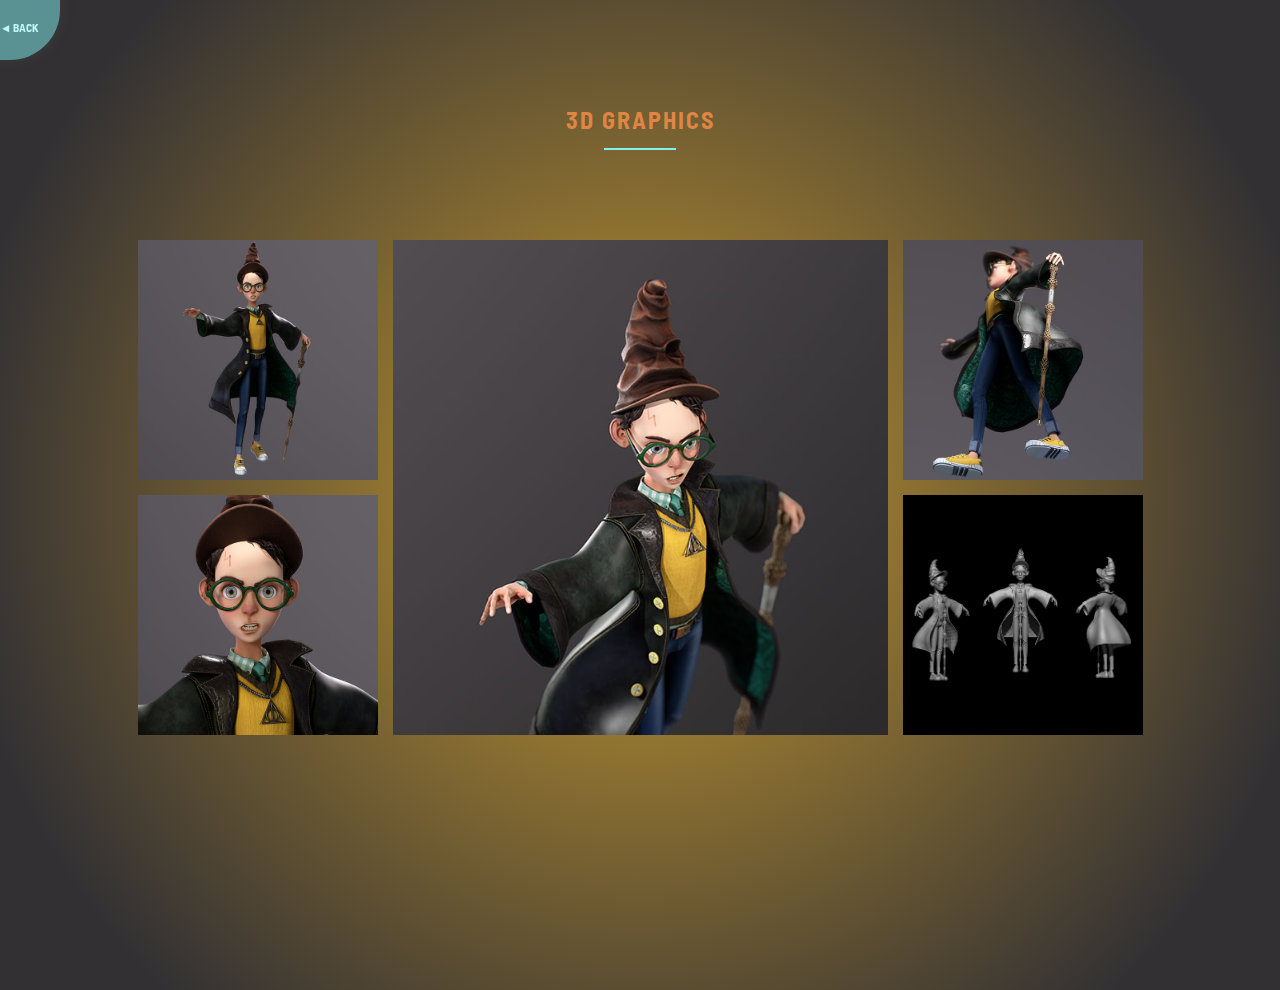
<file: computer_graphics.html>
<!DOCTYPE html>

<head>
<title>Sculpture</title>
<link href="computer_graphics.css" rel="stylesheet" />

<meta name="description" content="#" />
<meta name="keywords" content="#" />
<meta name="author" content="#" />
<meta charset="UTF-8" />
<!-- <meta name="viewport" content="width=device-width, minimum-scale=1.0" /> -->
<meta name="viewport" content="width=device-width, minimum-scale=1.0, maximum-scale=1.3" />

<link rel="preconnect" href="https://fonts.googleapis.com">
<link rel="preconnect" href="https://fonts.gstatic.com" crossorigin>
<link href="https://fonts.googleapis.com/css2?family=Barlow+Semi+Condensed:ital,wght@0,200;0,300;0,400;0,500;0,600;0,700;0,800;0,900;1,300;1,400;1,500;1,600;1,700;1,800;1,900&display=swap" rel="stylesheet">
</head>

<!-- 
 #f9873d light oprange
#df8644 orange
 #2c2927 dark gray 
 #6abdc9 #c0d7d9 b8c6c7 blue 
 #5ca4ae dark blue 
 #023439 super dark blue 
 #81f1f1 less acid blue   -->


<!-- SEO

-->

<body>

<div class="bigpage"> 

<!-- 1ST SECTION OF THE PAGE -->
<div class="pageone"> 
	 <a href="index.html#projects"> <div class="gobackcolor"> </div>
		<div class="goback"> <span>&#9668; BACK</span></div> 
	 </a>
	 
	 <div class="boxtop"> 
		 <div class="borderbottom"></div>
		 <div class="borderupone"></div>
		 <div class="borderuptwo"></div>
		 <div class="subtitle"><h1>3D GRAPHICS</h1></div>
	 </div>
	 
	 
	 
	 

  
	 <div class="gallery">
   
		 <div class="galleryitems">
			 <a href="3d/hp1.jpg">
				 <img src="3d/hp1sq.jpg" alt="Harry_Potter_1" title="Harry_Potter_1">
			 </a> 
		 </div>
 		 <div class="galleryitems">
			 <a href="3d/hp2.jpg">
				 <img src="3d/hp2sq.jpg" alt="Harry_Potter_2" title="Harry_Potter_2">
			 </a> 
		 </div>
		 		 <div class="galleryitems">
			 <a href="3d/hp3.jpg">
				 <img src="3d/hp3sq.jpg" alt="Harry_Potter_3" title="Harry_Potter_3">
			 </a> 
		 </div>
		 		 <div class="galleryitems">
			 <a href="3d/hp4.jpg">
				 <img src="3d/hp4sq.jpg" alt="Harry_Potter_4" title="Harry_Potter_4">
			 </a> 
		 </div>
		 		 <div class="galleryitems">
			 <a href="3d/hp5.jpg">
				 <img src="3d/hp5sq.jpg" alt="Harry_Potter_5" title="Harry_Potter_5">
			 </a> 
		 </div>
  

</div>

	 
	 
	 
	 
	 
	 
	
	 
	 
</div>



</body>

</html>
</file>
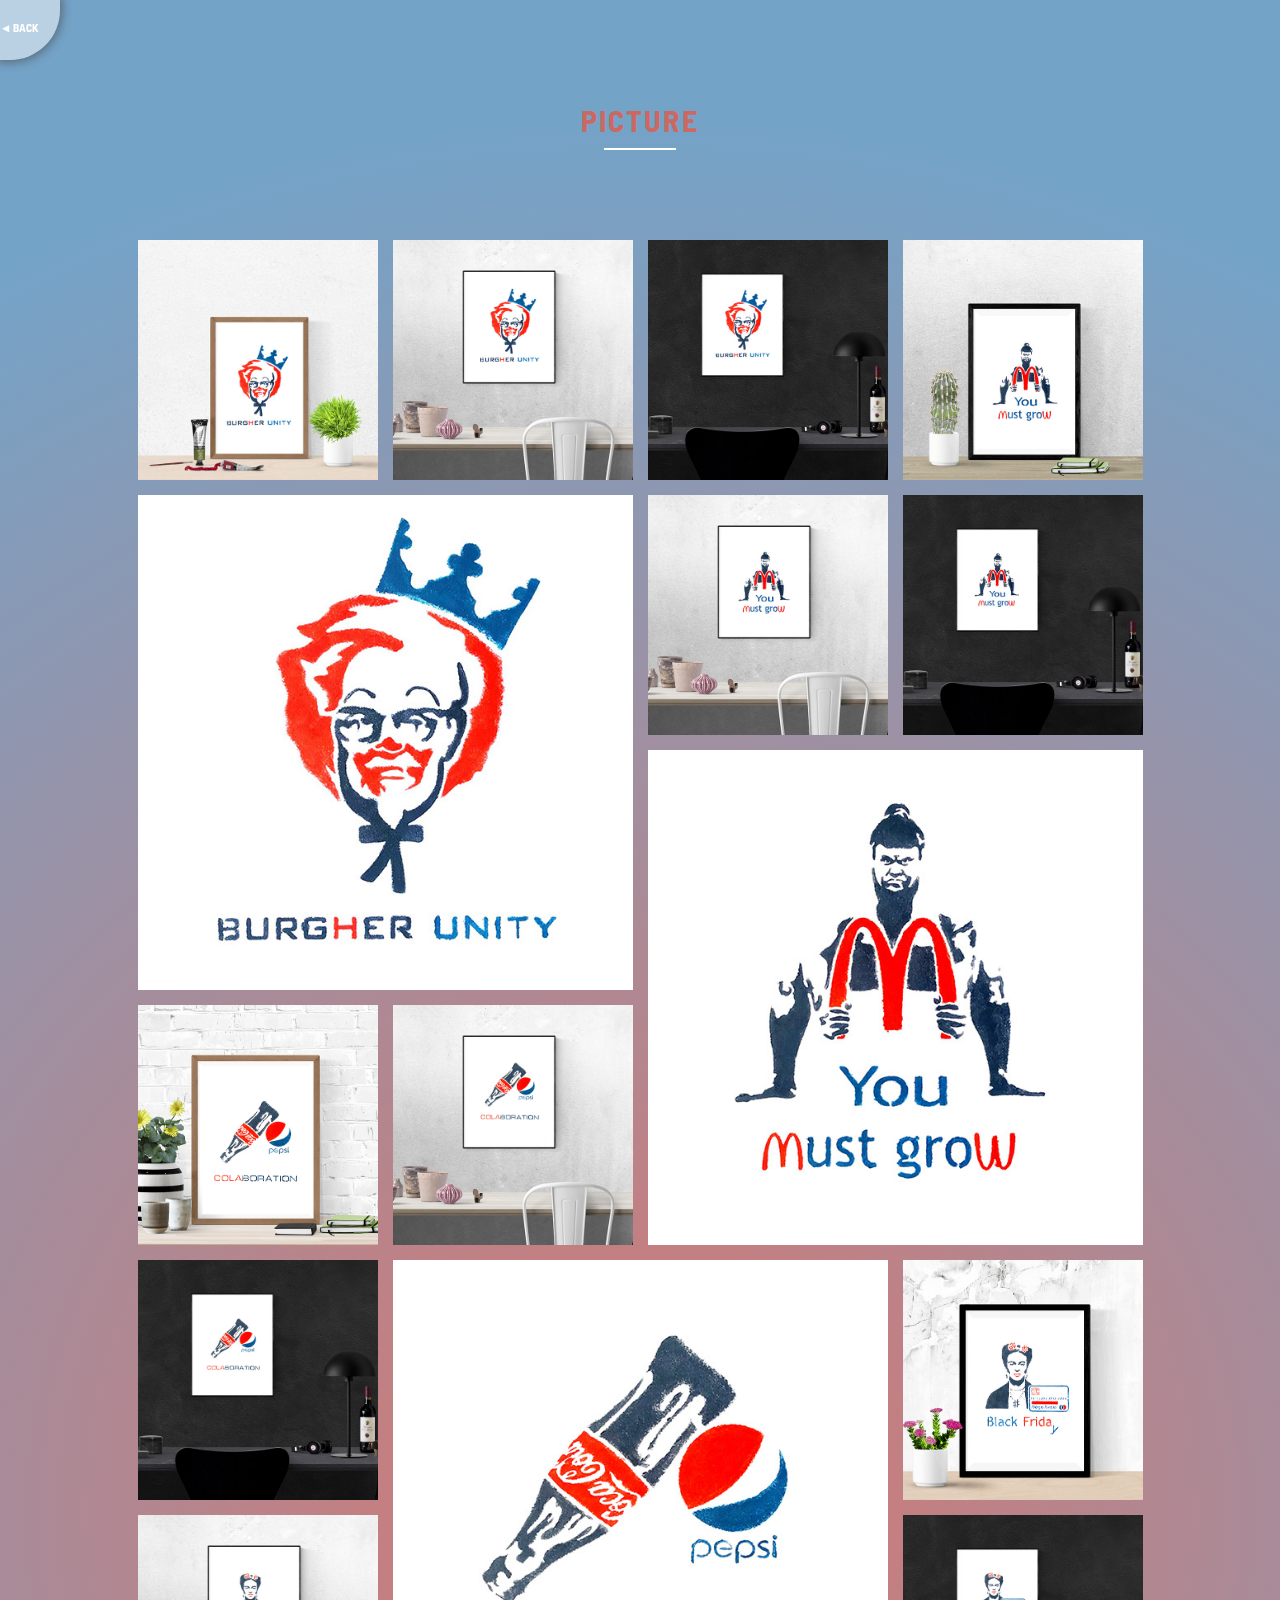
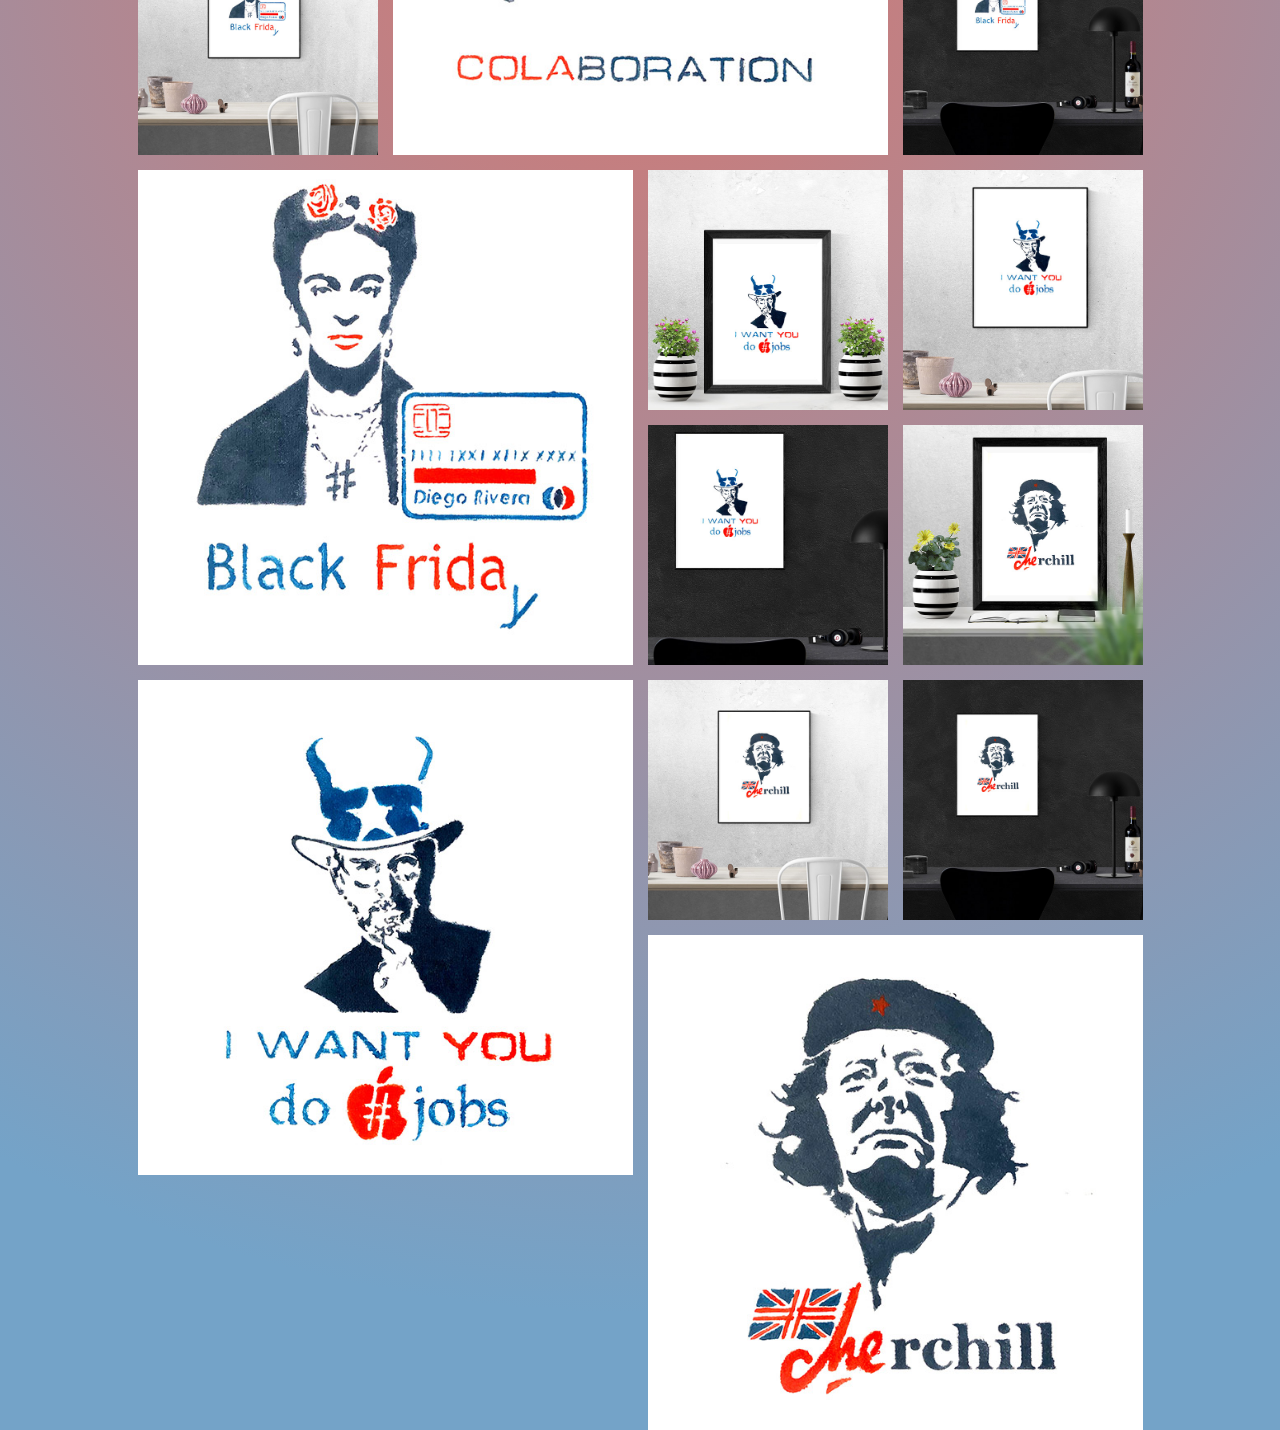
<file: picture.html>
<!DOCTYPE html>

<head>
<title>Picture</title>
<link href="picture.css" rel="stylesheet" />

<meta name="description" content="#" />
<meta name="keywords" content="#" />
<meta name="author" content="#" />
<meta charset="UTF-8" />
<!-- <meta name="viewport" content="width=device-width, minimum-scale=1.0" /> -->
<meta name="viewport" content="width=device-width, minimum-scale=1.0, maximum-scale=1.3" />

<link rel="preconnect" href="https://fonts.googleapis.com">
<link rel="preconnect" href="https://fonts.gstatic.com" crossorigin>
<link href="https://fonts.googleapis.com/css2?family=Barlow+Semi+Condensed:ital,wght@0,200;0,300;0,400;0,500;0,600;0,700;0,800;0,900;1,300;1,400;1,500;1,600;1,700;1,800;1,900&display=swap" rel="stylesheet">
</head>

<!-- 
 #f9873d light oprange
#df8644 orange
 #2c2927 dark gray 
 #6abdc9 #c0d7d9 b8c6c7 blue 
 #5ca4ae dark blue 
 #023439 super dark blue 
 #81f1f1 less acid blue   -->


<!-- SEO

-->

<body>

<div class="bigpage"> 

<!-- 1ST SECTION OF THE PAGE -->
<div class="pageone"> 

	 <a href="index.html#projects"> <div class="gobackcolor"> </div>
		<div class="goback"> <span>&#9668; BACK</span></div> 
	 </a>
	 
	 <div class="boxtop"> 
		 <div class="borderbottom"></div>
		 <div class="borderupone"></div>
		 <div class="borderuptwo"></div>
		 <div class="subtitle"><h1>PICTURE</h1></div>
	 </div>
 
	 <div class="gallery">
   
		 <div class="galleryitems">
			 <img src="pictures/burgers1sq.jpg" alt="The burghers & burgers unity_1" title="The burghers & burgers unity_1"> 
			 <div class="itemscolor"> </div>
			 <a href="pictures/burgers1.jpg"> <div class="itemstext"> 
				 <h2>The burghers & burgers unity</h2>
				 <p>Series: nonArt </p> 
				 <p>Stencil drawing</p> 
				 <p>A3 watercolor paper, acrylic paint</p> 
				 </div> 
			 </a>
		 </div> 
		 <div class="galleryitems">
			 <a href="pictures/burgers2.jpg"> <img src="pictures/burgers2.jpg" alt="The burghers & burgers unity_2" title="The burghers & burgers unity_2"> </a>
		 </div> 
		 <div class="galleryitems">
			 <a href="pictures/burgers3.jpg"><img src="pictures/burgers3.jpg" alt="The burghers & burgers unity_3" title="The burghers & burgers unity_3"> </a>
		 </div>
		 <div class="galleryitems">
			 <img src="pictures/burgers4.jpg" alt="The burghers & burgers unity_4" title="The burghers & burgers unity_4"> </a>
			 <div class="itemscolor"> </div>
			 <a href="pictures/burgers4.jpg"> <div class="itemstext"> 
				 <h3> Burger story</h3>
				 <h4>-Dad, who invented a burger? - the son asked, taking a bite of a cheeseburger from KFC. </h4> 
				 <h4>-I don't know, son. Probably, the burghers, - dad replied, taking up the big king from BurgerKing.</h4> 
				 <h4>-And who are the burghers? - chewed son.</h4> 
				 <h4>- The burghers are very well-fed and beautiful people. They have top hats on their heads, cigars in their mouths, and walking sticks in their hands. In France they were called bourgeois. And Malchish-kibalchish (a positive character from the fairy tale of the Soviet author Arkady Gaidar) called them bourgeoins.</h4> 
				 <h4>The son rolled his eyes with pleasure and said with breathy sound:</h4> 
				 <h4>- They always eat burgers. When I grow up, I will become a burgher!</h4>
				 <h4>He unfolded a bigmac and asked:</h4>
				 <h4>T- Dad, who is this  Malchish-kibalchish boy?</h4>
				 <h4>He didn't need an answer.</h4>
				 <br/>
				 <br/>
				 <h4>The curtain falls.</h4>
				 </div> 
			 </a>
		 </div>
		  <div class="galleryitems">
			 <img src="pictures/mcsumo1sq.jpg" alt="You must grow_1" title="You must grow_1"> </a>
			 <div class="itemscolor"> </div>
			 <a href="pictures/mcsumo1.jpg"> <div class="itemstext"> 
				 <h2> You must grow</h2>
				 <p>Series: nonArt </p> 
				 <p>Stencil drawing</p> 
				 <p>A3 watercolor paper, acrylic paint</p> 
				 </div> 
			 </a>
		 </div>   
		 <div class="galleryitems">
			 <a href="pictures/mcsumo2.jpg"><img src="pictures/mcsumo2.jpg" alt="You must grow_2" title="You must grow_2"> </a>
		 </div>  
		 <div class="galleryitems">
			 <a href="pictures/mcsumo3.jpg"><img src="pictures/mcsumo3.jpg" alt="You must grow_3" title="You must grow_3"> </a>
		 </div>
   		 <div class="galleryitems">
			 <img src="pictures/mcsumo4.jpg" alt="You must grow_4" title="You must grow_4"> </a>
			 <div class="itemscolor"> </div>
			 <a href="pictures/mcsumo4.jpg"> <div class="itemstext"> 
				 <h3> McStory</h3>
				 <h4>-You must grow! - said a very handsome 260-pound dad to his 88-pound and therefore not so handsome son. </h4> 
				 <h4>-Will I grow up faster with the help of ketchup?- asked son, dunking nuggets into it.</h4> 
				 <h4>The father nodded patronizingly and swallowed a piece of Big Mac.</h4> 
				 <h4>The Big Mac routinely ground along the esophagus and comfortably fell down like a stone to the bottom of the stomach.</h4> 
				 <h4>And somewhere inside, invisible builders were hastily preparing for delivery double and triple chins.</h4> 
				 <br/>
				 <br/>
				 <h4> The curtain falls.</h4>
				 </div> 
			 </a>
		 </div>
		 <div class="galleryitems">
			 <img src="pictures/cola1.jpg" alt="cola_1" title="cola_1"> </a>
			 <div class="itemscolor"> </div>
			 <a href="pictures/cola1.jpg"> <div class="itemstext"> 
				 <h2> Cola_boration</h2>
				 <p>Series: nonArt </p> 
				 <p>Stencil drawing</p> 
				 <p>A3 watercolor paper, acrylic paint</p> 
				 </div> 
			 </a>
		 </div>   
		 <div class="galleryitems">
			 <a href="pictures/cola2.jpg"><img src="pictures/cola2.jpg" alt="cola_2" title="cola_2"> </a>
		 </div>
		 <div class="galleryitems">
			 <a href="pictures/cola3.jpg"><img src="pictures/cola3.jpg" alt="cola_3" title="cola_3"> </a>
		 </div>
		 <div class="galleryitems">
			 <img src="pictures/cola4.jpg" alt="cola_4" title="cola_4"> </a>
			 <div class="itemscolor"> </div>
			 <a href="pictures/cola4.jpg"> <div class="itemstext"> 
				 <h3> Cola_boration</h3>
				 <h4>-Dad, what's the difference between Coca-Cola and Pepsi?- son asked, sipping from a red bottle.</h4> 
				 <h4>-No difference, -dad replied, crushing a blue can.</h4> 
				 <h4>-And why, then, is the same drink produced in different packages?</h4> 
				 <h4>Dad smiled and replied:</h4> 
				 <h4>-So that you could have a choice in this life, son.  But at the same time, so that you couldn’t have any choice.</h4> 
				 <h4>The boy was used to his father's strange statements and did not pay attention to them.</h4> 
				 <h4>-Dad, maybe if I mix them, it will taste better?</h4> 
				 <h4>"No, son. If you mix them, there will be the same old bollocks", -dad thought.</h4> 
				 <h4>Dad was the semi-intelligent descendant of a design engineer and an orphan. And he didn't swear in front of the child.</h4> 				 
				 <br/>
				 <br/>
				 <h4> The curtain falls.</h4>
				 </div> 
			 </a>
		 </div>		 
		 <div class="galleryitems">
			 <img src="pictures/frida1.jpg" alt="frida_1" title="frida_1"> </a>
			 <div class="itemscolor"> </div>
			 <a href="pictures/frida1.jpg"> <div class="itemstext"> 
				 <h2> BlackFrida in Black Friday</h2>
				 <p>Series: nonArt </p> 
				 <p>Stencil drawing</p> 
				 <p>A3 watercolor paper, acrylic paint</p> 
				 </div> 
			 </a>
		 </div>
		 <div class="galleryitems">
			 <a href="pictures/frida2.jpg"><img src="pictures/frida2.jpg" alt="frida_2" title="frida_2"> </a>
		 </div>
		 <div class="galleryitems">
			 <a href="pictures/frida3.jpg"><img src="pictures/frida3.jpg" alt="frida_3" title="frida_3"> </a>
		 </div>
		 <div class="galleryitems">
			 <img src="pictures/frida4.jpg" alt="frida_4" title="frida_4"> </a>
			 <div class="itemscolor"> </div>
			 <a href="pictures/frida4.jpg"> <div class="itemstext"> 
				 <h3>Friday story</h3>
				 <h4>-Dad, what is your favorite holiday? </h4> 
				 <h4>Son was watching another YouTuber on his phone.  </h4> 
				 <h4>-Of course, the day I married your mom,- dad said with a smile. </h4> 
				 <h4>The son took his eyes off the phone. He expected to hear something about the New Year or a birthday.</h4> 
				 <h4>Dad sat back and continued:</h4> 
				 <h4>It was a very joyful and bright day. I would even say-the brightest. As I remember, it was, Friday, like today.</h4> 
				 <h4>The boy said, staring at his phone again:</h4> 
				 <h4>-I like Fridays too. There are weekends after them.</h4> 
				 <h4>The YouTuber in the phone made some noise, imperceptible by the brain of an adult person.  The child wasn’t worried that his phone can be taken away from him. According to the agreement with dad, on Friday evenings he did what he wanted.</h4>
				 <br/>
				 <br/>
				 <h4> The curtain falls.</h4>
				 </div> 
			 </a>
		 </div>
		 <div class="galleryitems">
			 <img src="pictures/jobs1.jpg" alt="jobs_1" title="jobs_1"> </a>
			 <div class="itemscolor"> </div>
			 <a href="pictures/jobs1.jpg"> <div class="itemstext"> 
				 <h2>I want you do jobs</h2>
				 <p>Series: nonArt </p> 
				 <p>Stencil drawing</p> 
				 <p>A3 watercolor paper, acrylic paint</p> 
				 </div> 
			 </a>
		 </div>
		 <div class="galleryitems">
			 <a href="pictures/jobs2.jpg"><img src="pictures/jobs2.jpg" alt="jobs_2" title="jobs_2"> </a>
		 </div>  
		 <div class="galleryitems">
			 <a href="pictures/jobs3.jpg"><img src="pictures/jobs3.jpg" alt="jobs_3" title="jobs_3"> </a>
		 </div>
		 <div class="galleryitems">
			 <img src="pictures/jobs4.jpg" alt="jobs_4" title="jobs_4"> </a>
			 <div class="itemscolor"> </div>
			 <a href="pictures/jobs4.jpg"> <div class="itemstext"> 
				 <h3> It was supposed to be a fairy tale </h3>
				 <h4>about consumerism in general and the consumption of Apple products in particular.</h4> 
				 <h4>It should have had everything: high moral aplomb, and the blissful swelling of the cheeks, and the righteous shaking of dad's index finger at his son's nose.</h4> 
				 <h4>Let's agree that it all happened. Let's assume that I have smashed to smithereens the worship of this fruit of fall, this wormy focal point of discord, this gnawed symbol of arrogance.</h4> 
				 <h4>Let's imagine all this and go on working - to buy an iPhone, an Applewatch, an airpods or at least an ICOs.</h4> 
				 <h4>But seriously, I didn't manage to write all this just because my iPhone has a built-in autocorrect for direct negative statements regarding Apple products.</h4> 
				 <br/>
				 <br/>
				 <h4> And yet the curtain falls.</h4>
				 </div> 
			 </a>
		 </div>		
		<div class="galleryitems">
			 <img src="pictures/che1.jpg" alt="Churchill_1" title="Churchill_1"> </a>
			 <div class="itemscolor"> </div>
			 <a href="pictures/che1.jpg"> <div class="itemstext"> 
				 <h2>CheChurchill</h2>
				 <p>Series: nonArt </p> 
				 <p>Stencil drawing</p> 
				 <p>A3 watercolor paper, acrylic paint</p> 
				 </div> 
			 </a>
		 </div>
		 <div class="galleryitems">
			 <a href="pictures/che2.jpg"><img src="pictures/che2.jpg" alt="Churchill_2" title="Churchill_2"> </a>
		 </div>
		 <div class="galleryitems">
			 <a href="pictures/che3.jpg"><img src="pictures/che3.jpg" alt="Churchill_3" title="Churchill_3"> </a>
		 </div>		
		<div class="galleryitems">
			 <a href="pictures/che4.jpg"><img src="pictures/che4.jpg" alt="Churchill_4" title="Churchill_4"> </a>
		 </div>
	  
	 </div>

	 	 
	 
</div>



</body>

</html>
</file>
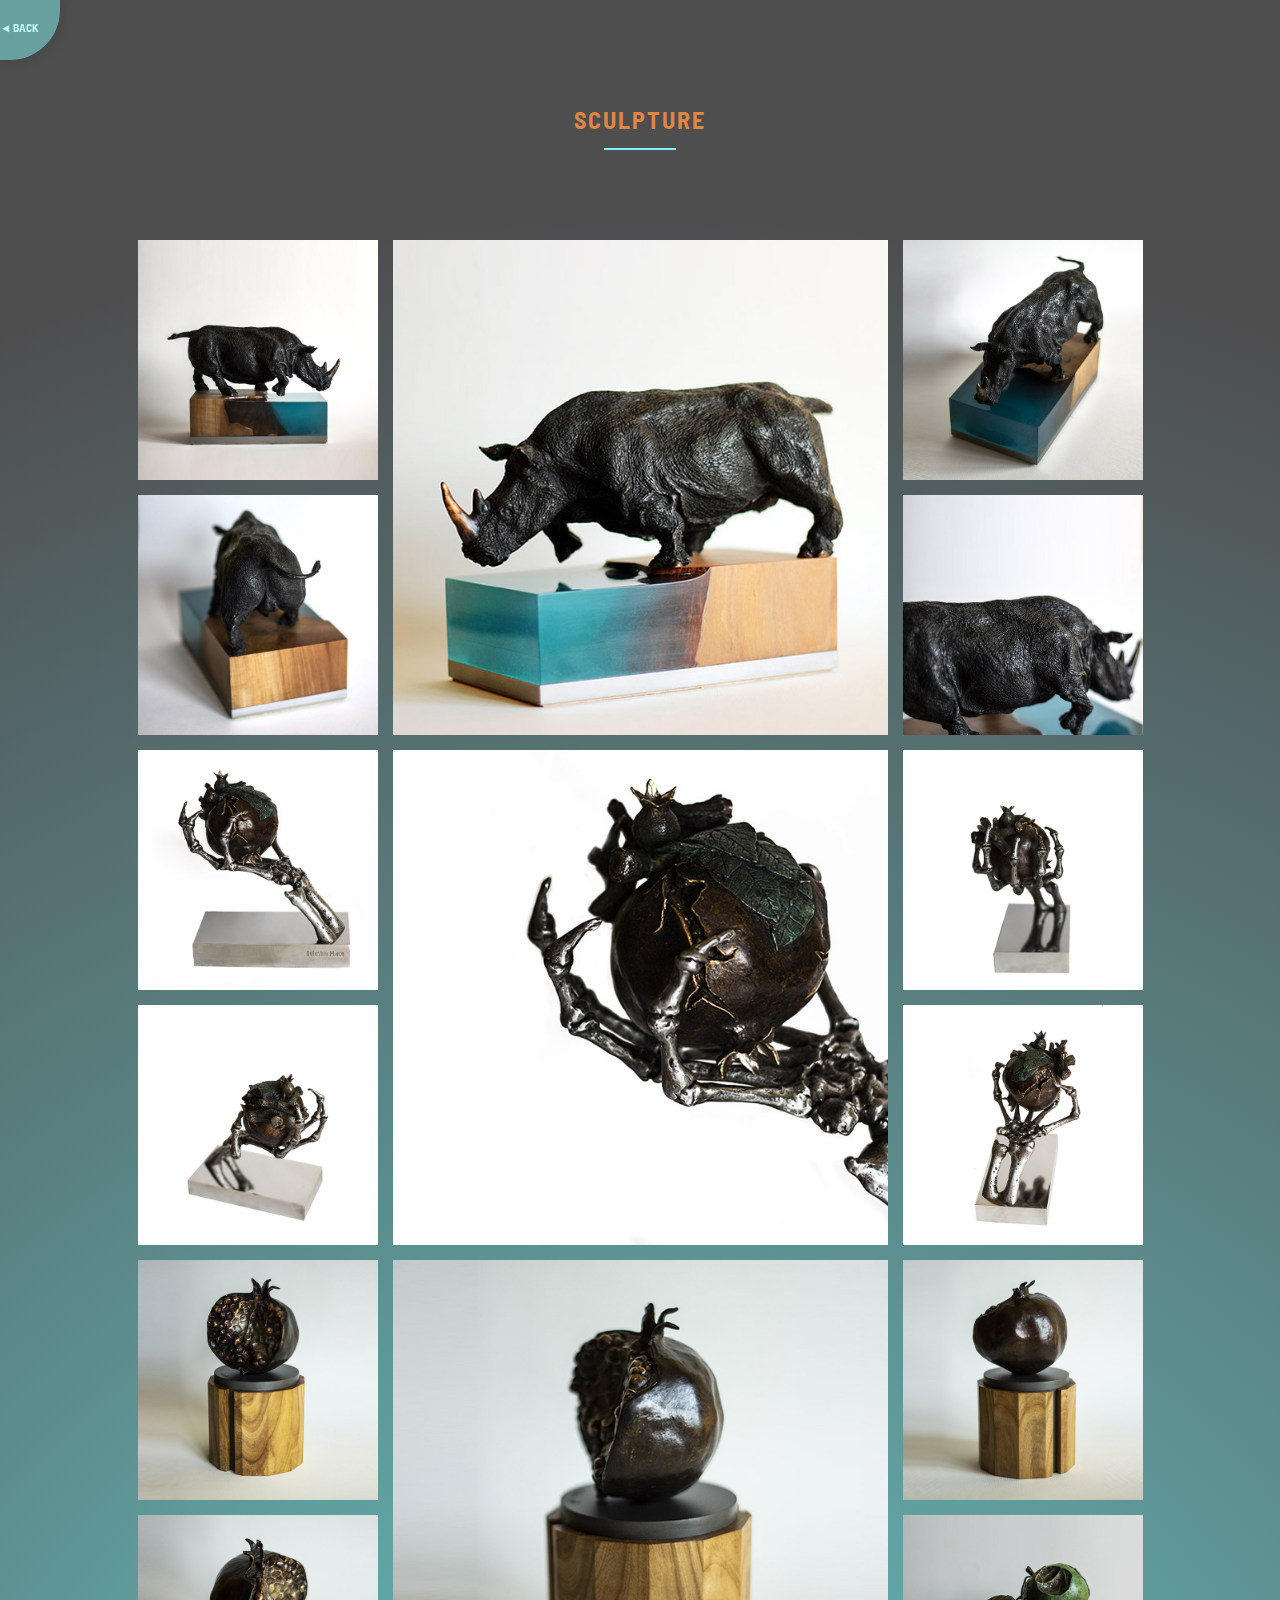
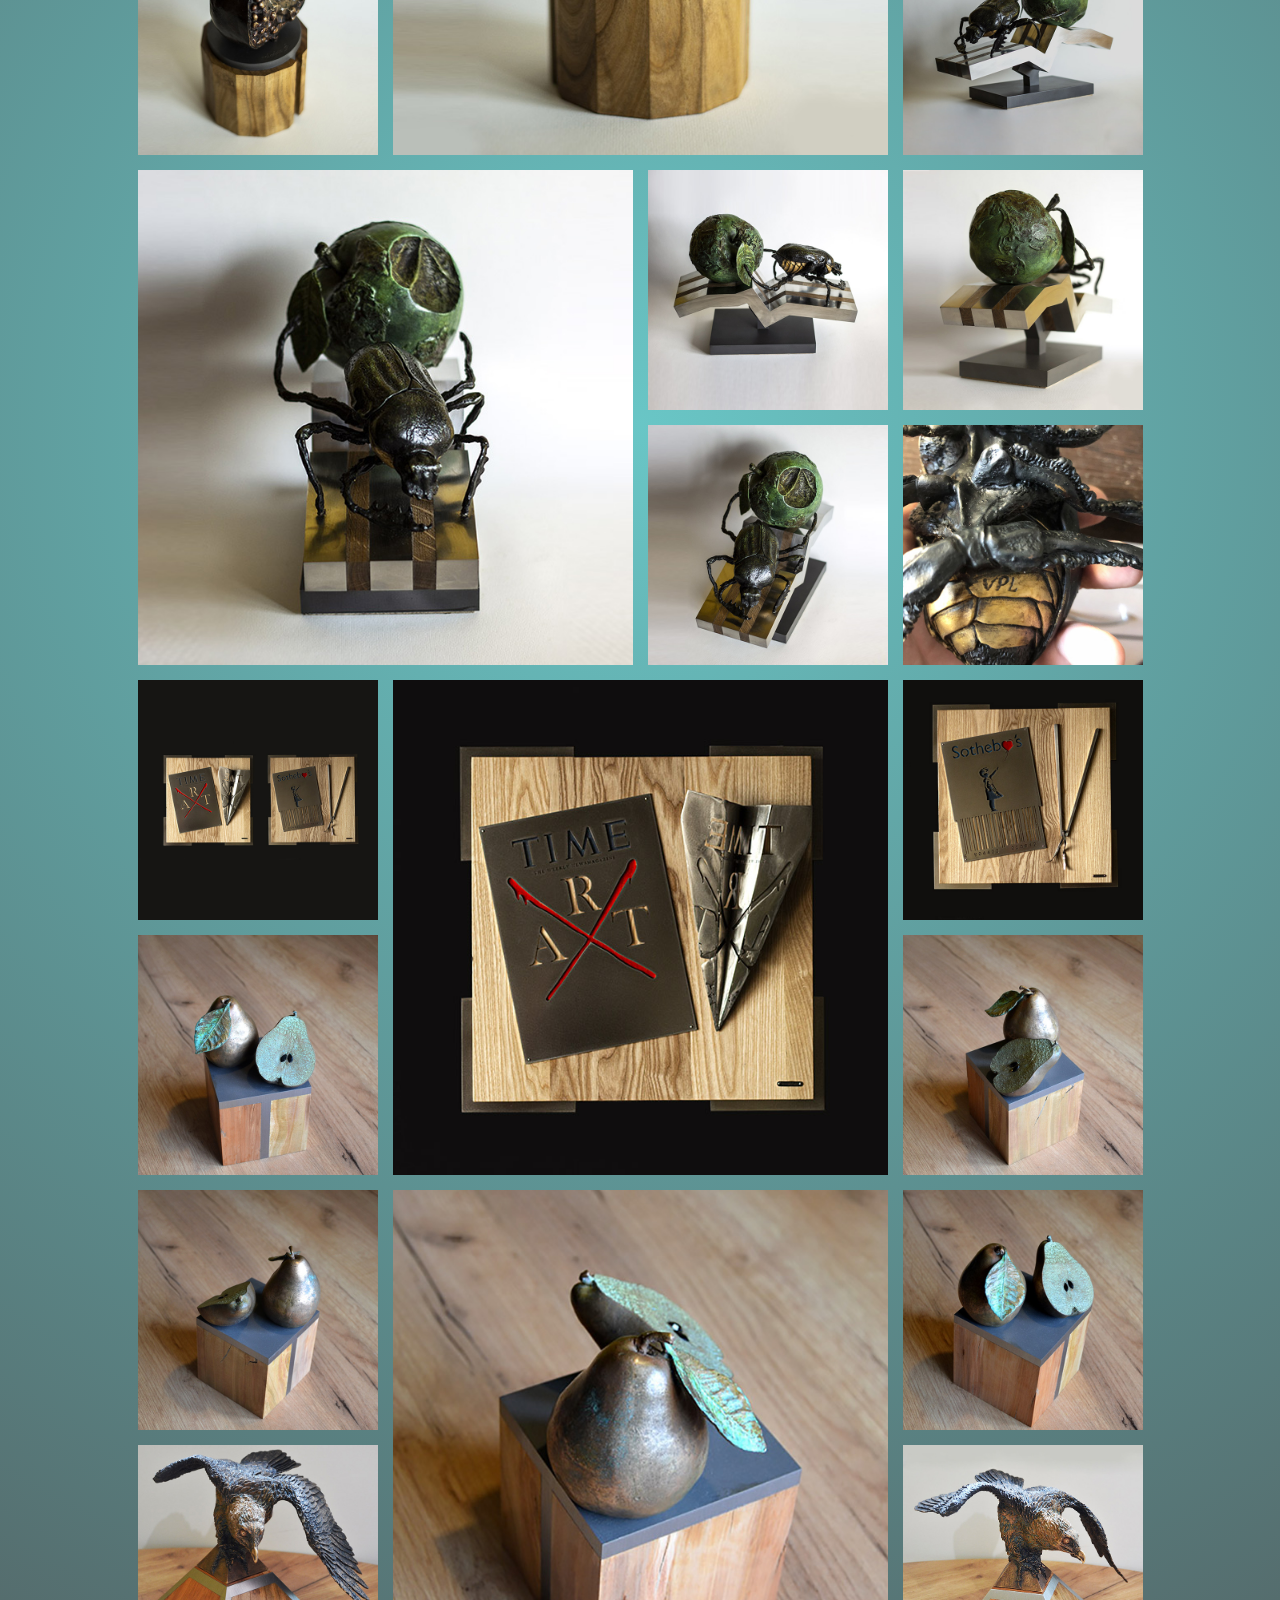
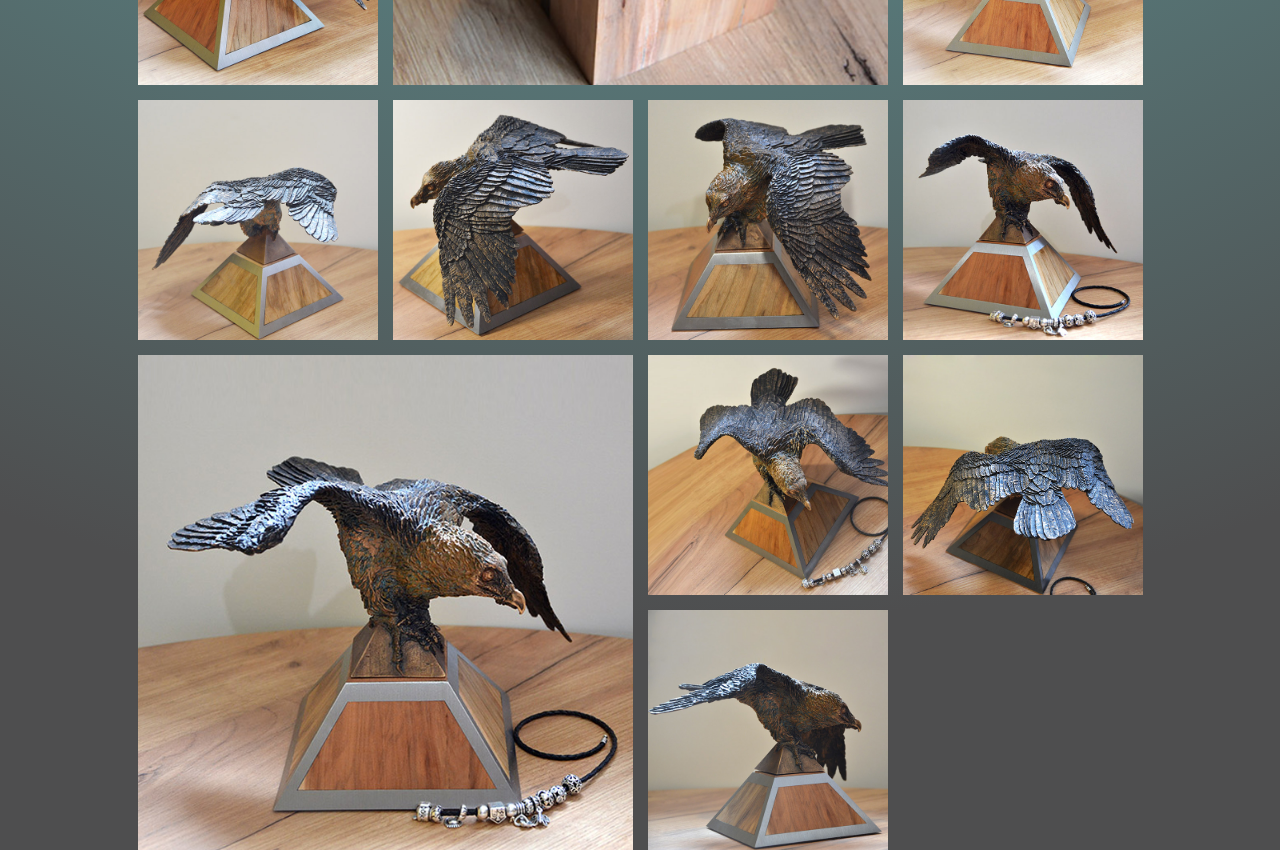
<file: sculpture.html>
<!DOCTYPE html>

<head>
<title>Sculpture</title>
<link href="sculpture.css" rel="stylesheet" />

<meta name="description" content="#" />
<meta name="keywords" content="#" />
<meta name="author" content="#" />
<meta charset="UTF-8" />
<!-- <meta name="viewport" content="width=device-width, minimum-scale=1.0" /> -->
<meta name="viewport" content="width=device-width, minimum-scale=1.0, maximum-scale=1.3" />

<link rel="preconnect" href="https://fonts.googleapis.com">
<link rel="preconnect" href="https://fonts.gstatic.com" crossorigin>
<link href="https://fonts.googleapis.com/css2?family=Barlow+Semi+Condensed:ital,wght@0,200;0,300;0,400;0,500;0,600;0,700;0,800;0,900;1,300;1,400;1,500;1,600;1,700;1,800;1,900&display=swap" rel="stylesheet">
</head>

<!-- 
 #f9873d light oprange
#df8644 orange
 #2c2927 dark gray 
 #6abdc9 #c0d7d9 b8c6c7 blue 
 #5ca4ae dark blue 
 #023439 super dark blue 
 #81f1f1 less acid blue   -->


<!-- SEO

-->

<body>

<div class="bigpage"> 

<!-- 1ST SECTION OF THE PAGE -->
<div class="pageone"> 
	 
	 <a href="index.html#projects"> <div class="gobackcolor"> </div>
		<div class="goback"> <span>&#9668; BACK</span></div> 
	 </a>
	 
	 <div class="boxtop"> 
		 <div class="borderbottom"></div>
		 <div class="borderupone"></div>
		 <div class="borderuptwo"></div>
		 <div class="subtitle"><h1>SCULPTURE</h1></div>
	 </div>
	 
	 
	 
	 

  
	 <div class="gallery">
   
		 <div class="galleryitems">
			 <img src="sculpture/crossing1sq.jpg" alt="At a river crossing_1" title="At a river crossing_1"> 
			 <div class="itemscolor"> </div>
			 <a href="sculpture/crossing1.jpg"> <div class="itemstext"> 
				 <h2>At a river crossing</h2>
				 <p>Created: 2019</p> 
				 <p>Materials: bronze, patina, sculptural wax</p> 
				 <p>Pedestal: steel, apple tree, epoxy resin, matt acrylic lacquer</p> 
				 <p>Dimensions with pedestal (HxWxD): 200x250x120mm</p> 
				 <p>Weight: 4500gr</p>
				 </div> 
			 </a>
			<!--  <a href="#" id="image1" class="lightbox"> <img src="sculpture/crossing1.jpg" alt="At a river crossing_1" title="At a river crossing_1" style="width:auto"> </a> -->
		 </div>
  
	     <div class="galleryitems">
			 <img src="sculpture/crossing2sq.jpg" alt="At a river crossing_2" title="At a river crossing_2"> </a>
			 <div class="itemscolor"> </div>
			 <a href="sculpture/crossing2.jpg"> <div class="itemstext"> 
				 <h3>At a river crossing</h3>
				 <h4>There is a moment when you want to change something in the life you lead. A moment when you want to change it dramatically, solving the Hamlet question. You are to take the decision and you are to make the first step. It is especially hard when your old life made you build up a thick shell with hard skin of habits, which is impossible to penetrate. </h4> 
				 <h4>The stream can overwhelm you and never let you go, or peel your onion down to the nub, bringing you to a distant shore where you will be reborn. It is for you to decide.</h4> 
				 </div> 
			 </a>
			
		 </div>
  
		 
		 <div class="galleryitems">
			 <a href="sculpture/crossing3.jpg"> <img src="sculpture/crossing3sq.jpg" alt="At a river crossing_3" title="At a river crossing_3"> </a>
			 
		 </div>
  
	     <div class="galleryitems">
			 <a href="sculpture/crossing4.jpg"> <img src="sculpture/crossing4sq.jpg" alt="At a river crossing_4" title="At a river crossing_4"> </a>
			
		 </div>
		 
		 <div class="galleryitems">
			 <a href="sculpture/crossing5.jpg"> <img src="sculpture/crossing5sq.jpg" alt="At a river crossing_5" title="At a river crossing_5"> </a>
			
		 </div>
		 		
		 
		 <div class="galleryitems">
			 <img src="sculpture/heart1sq.jpg" alt="A heart for sale_1" title="A heart for sale_1"> 
			 <div class="itemscolor"> </div>
			 <a href="sculpture/heart1.jpg"> <div class="itemstext"> 
				 <h2>Heart for sale</h2>
				 <p>Created: 2020</p> 
				 <p>Materials: patinated bronze, steel, wax protection</p> 
				 <p>Pedestal: stainless steel</p> 
				 <p>Dimensions with pedestal (HxWxD): 250х250х160mm</p> 
			 </div> 
			 </a>
		 </div>
		 <div class="galleryitems">
			 <img src="sculpture/heart2sq.jpg" alt="A heart for sale_2" title="A heart for sale_2"> </a>
			 <div class="itemscolor"> </div>
			 <a href="sculpture/heart2.jpg"> <div class="itemstext"> 
				 <h3>A heart for sale</h3>
				 <h4>The sculpture is a skeleton of a human hand made of steel. In the hand there is a pomegranate fruit made of bronze. The fruit is made in the shape of an anatomical human heart. The pedestal is made of a single piece of stainless steel, 35 mm thick. The upper plane of the pedestal is polished and reflects the back of the hand. </h4> 
				 <h4>The idea of the sculpture is that any person who devotes himself to creativity has a living heart that crumbling because of  its ideas-grains, bursting it from inside. But if this person's only goal is to sell his work, then even with the most lively heart, his hand will remain dead.</h4> 
				 </div> 
			 </a>
		 </div>
		 <div class="galleryitems">
			 <a href="sculpture/heart3.jpg"> <img src="sculpture/heart3sq.jpg" alt="A heart for sale_3" title="A heart for sale_3"> </a>
		 </div>
		 <div class="galleryitems">
			 <a href="sculpture/heart4.jpg"> <img src="sculpture/heart4sq.jpg" alt="A heart for sale_4" title="A heart for sale_4"> </a>			 
		 </div>		 
		 <div class="galleryitems">
			 <a href="sculpture/heart5.jpg"> <img src="sculpture/heart5sq.jpg" alt="A heart for sale_5" title="A heart for sale_5"> </a>
		 </div>
		 <div class="galleryitems">
			 <img src="sculpture/open1sq.jpg" alt="Open yourself_1" title="Open yourself_1"> 
			 <div class="itemscolor"> </div>
			 <a href="sculpture/open1.jpg"> <div class="itemstext"> 
				 <h2>Open yourself</h2>
				 <p>Created: 2019</p> 
				 <p>Materials: patinated bronze, steel, wax protection</p> 
				 <p>Pedestal: steel, apple tree, matt acrylic lacquer</p> 
				 <p>Dimensions with pedestal (HxWxD): 150х90х90mm</p> 
				 <p>Weight: 1200gr</p>
		 </div> 
			 </a>
		 </div>
		 <div class="galleryitems">
			 <img src="sculpture/open2sq.jpg" alt="Open yourself_2" title="Open yourself_2"> </a>
			 <div class="itemscolor"> </div>
			 <a href="sculpture/open2.jpg"> <div class="itemstext"> 
				 <h3>Open yourself</h3>
				 <h4>There is hidden talent inside every person. You just need to be able to open yourself. Not listening to your mind, to hear your soul. Looking into your soul you can find a lot of ideas – grains. </h4> 
				 <h4>And only by taking the grain from the soul, you can involve your mind. The soul will tell you WHAT to do, and the mind will figure out HOW to do. And when the idea is realized, the soul and the mind will unite.</h4> 
				 </div> 
			 </a>		
		 </div>
		 
		 <div class="galleryitems">
			 <a href="sculpture/open3.jpg"> <img src="sculpture/open3sq.jpg" alt="Open yourself_3" title="Open yourself_3"> </a>			
		 </div>  
	     <div class="galleryitems">
			 <a href="sculpture/open4.jpg"> <img src="sculpture/open4sq.jpg" alt="Open yourself_4" > </a>			
		 </div>
		 
		 
		 <div class="galleryitems">
			 <img src="sculpture/quovadis1sq.jpg" alt="Quo vadis_1" title="Quo vadis_1"> 
			 <div class="itemscolor"> </div>
			 <a href="sculpture/quovadis1.jpg"> <div class="itemstext"> 
				 <h2>Quo vadis</h2>
				 <p>Created: 2019</p> 
				 <p>Materials: bronze, patina, stainless steel, oak, sculptural wax</p> 
				 <p>Pedestal: steel, matt acrylic lacquer</p> 
				 <p>Dimensions with pedestal (HxWxD): 220х300х150mm</p> 
				 <p>Weight: 1200gr</p>
				 </div> 
			 </a>			 
		 </div>
  
		 <div class="galleryitems">
			 <img src="sculpture/quovadis2sq.jpg" alt="Quo vadis_2" title="Quo vadis_2"> </a>
			 <div class="itemscolor"> </div>
			 <a href="sculpture/quovadis2.jpg"> <div class="itemstext"> 
				 <h3>Quo vadis</h3>
				 <h4>Nowardays old dogmas grew irrelevant, in the people’s souls the place of God became vacant. Through social networks and mass media people learn the new Truth. Today, God is the world around us, which has its own brand-name. </h4> 
				 <h4>According to the new religion anyone who wants to get closer to God must create a personal brand. Everyone who manages to do it will be transformed into a driving force. Into the force similar to the ancient Deity-Scarab, pushing the world along a new orbit, known as the orbit of Dow Johns.</h4> 
				 </div> 
			 </a>			
		 </div>		 
		 <div class="galleryitems">
			 <a href="sculpture/quovadis3.jpg"> <img src="sculpture/quovadis3sq.jpg" alt="Quo vadis_3" title="Quo vadis_3"> </a>			
		 </div>
  
	     <div class="galleryitems">
			 <a href="sculpture/quovadis4.jpg"> <img src="sculpture/quovadis4sq.jpg" alt="Quo vadis_4" title="Quo vadis_4"> </a>
		 </div>		 
		 <div class="galleryitems">
			 <a href="sculpture/quovadis5.jpg"> <img src="sculpture/quovadis5sq.jpg" alt="Quo vadis_5" title="Quo vadis_5"> </a>
		 </div> 
	     <div class="galleryitems">
			 <a href="sculpture/quovadis6.jpg"> <img src="sculpture/quovadis6.jpg" alt="Quo vadis_6" title="Quo vadis_6"> </a>
		 </div>		 
		 <div class="galleryitems">
			 <img src="sculpture/pipeline1sq.jpg" alt="ART conveyor_1" title="ART conveyor_1"> 
			 <div class="itemscolor"> </div>
			 <a href="sculpture/pipeline1.jpg"> <div class="itemstext"> 
				 <h2>ART conveyor</h2>
				 <p>Created: 2020</p> 
				 <p>Materials: Ash, stainless steel, wax protection</p> 
				 <p>Technique: steel-laser cutting, bending, welding</p> 
				 <p>Dimensions with pedestal(HxWxD): 430х430х100/50mm</p> 
				 </div> 
			 </a>
		 </div>
  
		 <div class="galleryitems">
			 <img src="sculpture/pipeline2.jpg" alt="ART conveyor_2" title="ART conveyor_2"> </a>
			 <div class="itemscolor"> </div>
			 <a href="sculpture/pipeline2.jpg"> <div class="itemstext"> 
				 <h3>ART conveyor</h3>
				 <h4>The first part of the diptych "Art Conveyor" reflects the creation of an informational occasion.</h4> 
				 <h4>TheTimes newspaper  represents all the world's news media. The Times marked with a red cross the reports on the elimination of "enemies of humanity" (Hitler, Bin Laden, Hussein). And what is happening today in the real world (market) of art, I see from my looking glass as a profanity about the destruction of art as an enemy. And all those people  can do, who do not participate in this movement - is, to one degree or another, to make protest airplanes from these profanations, sitting behind their looking glass.</h4> 
				 <h4>The second part of the diptych "Art Conveyor" reflects the creation of a mass-consumption product. </h4> 
				 <h4>The apparent easiness  with which new works of art are born, creates in the mind of the "consumer" a corresponding attitude to art, as to any mass product.</h4> 
				 </div> 
			 </a>
		 </div>		 
		 <div class="galleryitems">
			 <a href="sculpture/pipeline3.jpg"> <img src="sculpture/pipeline3.jpg" alt="ART conveyor_3" title="ART conveyor_3"> </a>
		 </div>		 
		 <div class="galleryitems">
			 <a href="sculpture/pears1.jpg"> <img src="sculpture/pears1sq.jpg" alt="Pears_1" title="Pears_1"> </a>
		 </div> 
	     <div class="galleryitems">
			 <a href="sculpture/pears2.jpg"> <img src="sculpture/pears2sq.jpg" alt="Pears_2" title="Pears_2"> </a>
		 </div>		 
		 <div class="galleryitems">
			 <a href="sculpture/pears3.jpg"> <img src="sculpture/pears3sq.jpg" alt="Pears_3" title="Pears_3"> </a>
		 </div> 
	     <div class="galleryitems">
			 <a href="sculpture/pears4.jpg"> <img src="sculpture/pears4sq.jpg" alt="Pears_4" title="Pears_4"> </a>
		 </div>
		 <div class="galleryitems">
			 <a href="sculpture/pears5.jpg"> <img src="sculpture/pears5sq.jpg" alt="Pears_5" title="Pears_5"> </a>
		 </div> 
	     <div class="galleryitems">
			 <a href="sculpture/lammergeyer1.jpg"> <img src="sculpture/lammergeyer1sq.jpg" alt="Lammergeyer_1" title="Lammergeyer_1"> </a>
		 </div>		 
		 <div class="galleryitems">
			 <a href="sculpture/lammergeyer2.jpg"> <img src="sculpture/lammergeyer2sq.jpg" alt="Lammergeyer_2" title="Lammergeyer_2"> </a>
		 </div>
  
	     <div class="galleryitems">
			 <a href="sculpture/lammergeyer3.jpg"> <img src="sculpture/lammergeyer3sq.jpg" alt="Lammergeyer_3" title="Lammergeyer_3"> </a>
		 </div> 
	     <div class="galleryitems">
			 <a href="sculpture/lammergeyer4.jpg"> <img src="sculpture/lammergeyer4sq.jpg" alt="Lammergeyer_4" title="Lammergeyer_4"> </a>
		 </div>		 
		 <div class="galleryitems">
			 <a href="sculpture/lammergeyer5.jpg"> <img src="sculpture/lammergeyer5sq.jpg" alt="Lammergeyer_5" title="Lammergeyer_5"> </a>
		 </div> 
	     <div class="galleryitems">
			 <a href="sculpture/lammergeyer6.jpg"> <img src="sculpture/lammergeyer6sq.jpg" alt="Lammergeyer_6" title="Lammergeyer_6"> </a>
		 </div>
		 
		 <div class="galleryitems">
			 <a href="sculpture/lammergeyer7.jpg"> <img src="sculpture/lammergeyer7sq.jpg" alt="Lammergeyer_7" title="Lammergeyer_7"> </a>
		 </div>		 
		 <div class="galleryitems">
			 <a href="sculpture/lammergeyer8.jpg"> <img src="sculpture/lammergeyer8sq.jpg" alt="Lammergeyer_8" title="Lammergeyer_8"> </a>
		 </div>
  
	     <div class="galleryitems">
			 <a href="sculpture/lammergeyer9.jpg"> <img src="sculpture/lammergeyer9sq.jpg" alt="Lammergeyer_9" title="Lammergeyer_9"> </a>
		 </div>		 
		  <div class="galleryitems">
			 <a href="sculpture/lammergeyer10.jpg"> <img src="sculpture/lammergeyer10sq.jpg" alt="Lammergeyer_10" title="Lammergeyer_10"> </a>
		 </div>
  

</div>

	 
	 
	 
	 
	 
	 
	
	 
	 
</div>



</body>

</html>
</file>
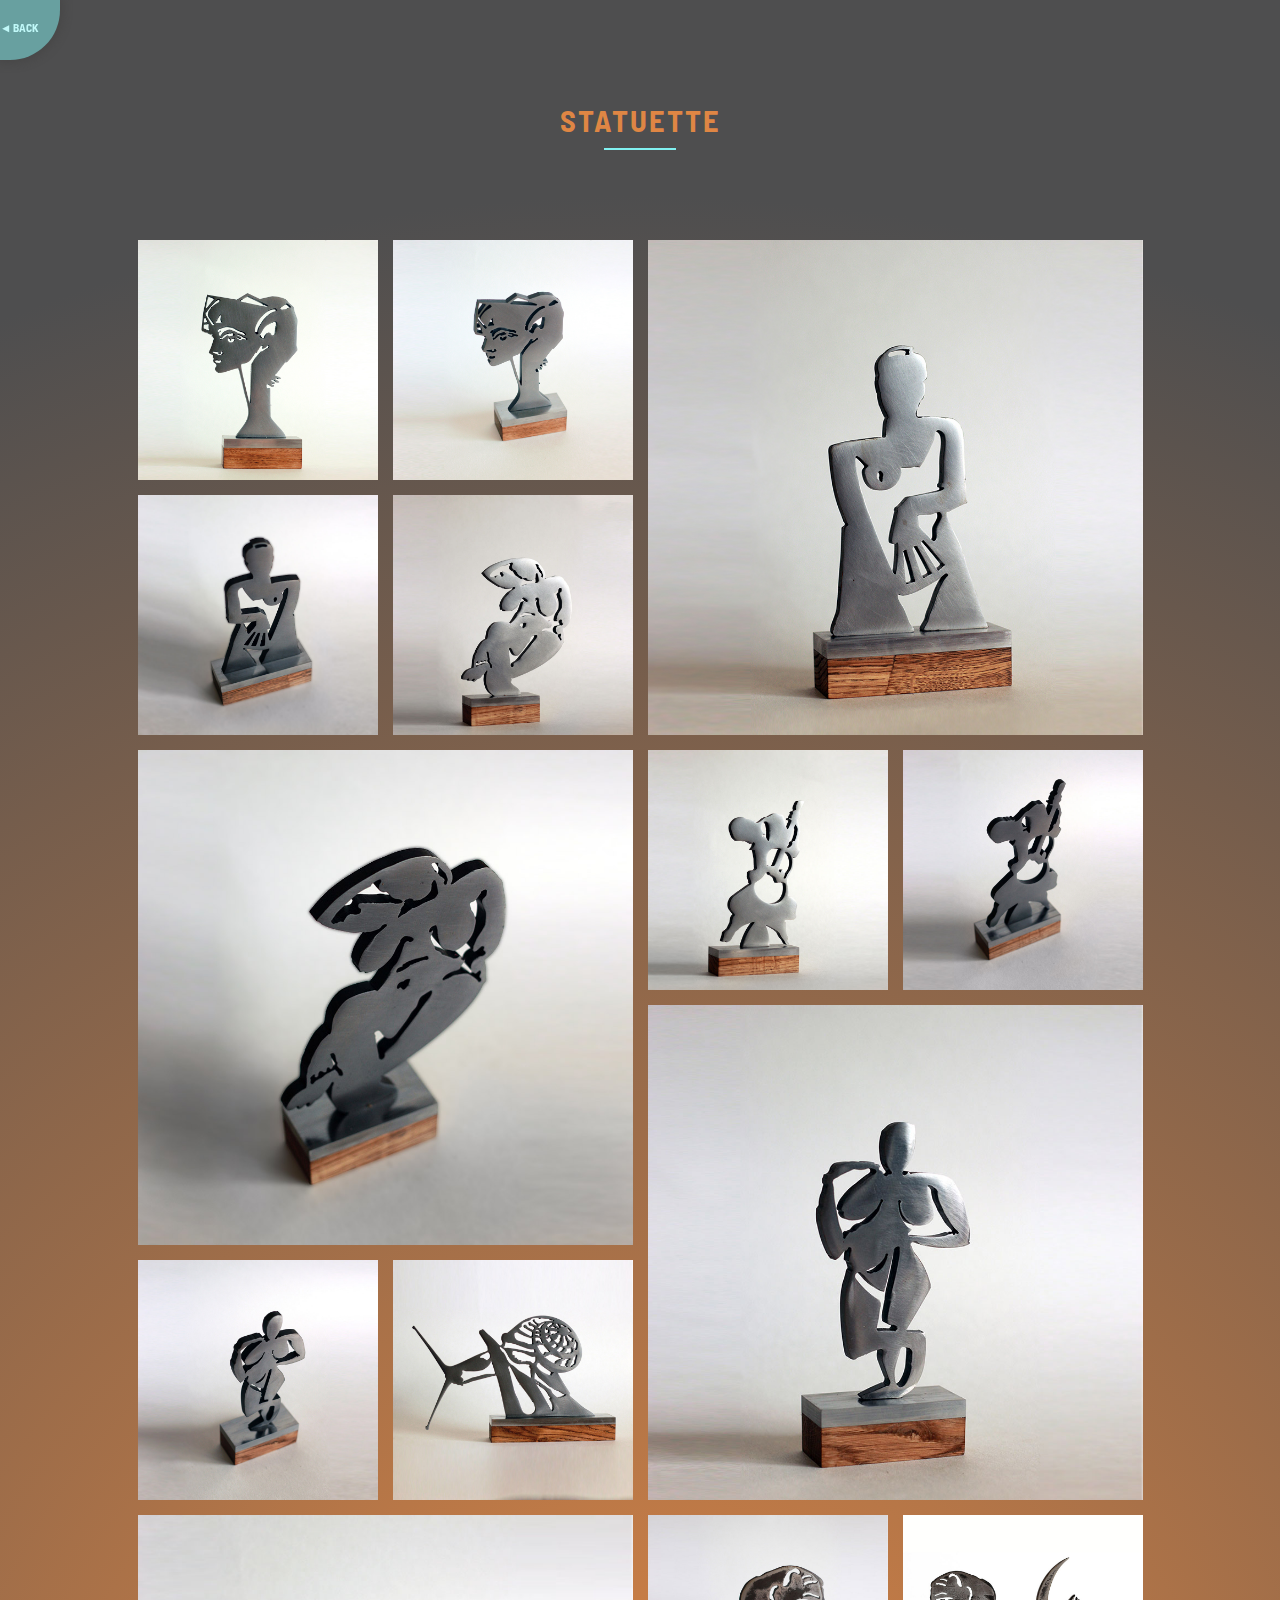
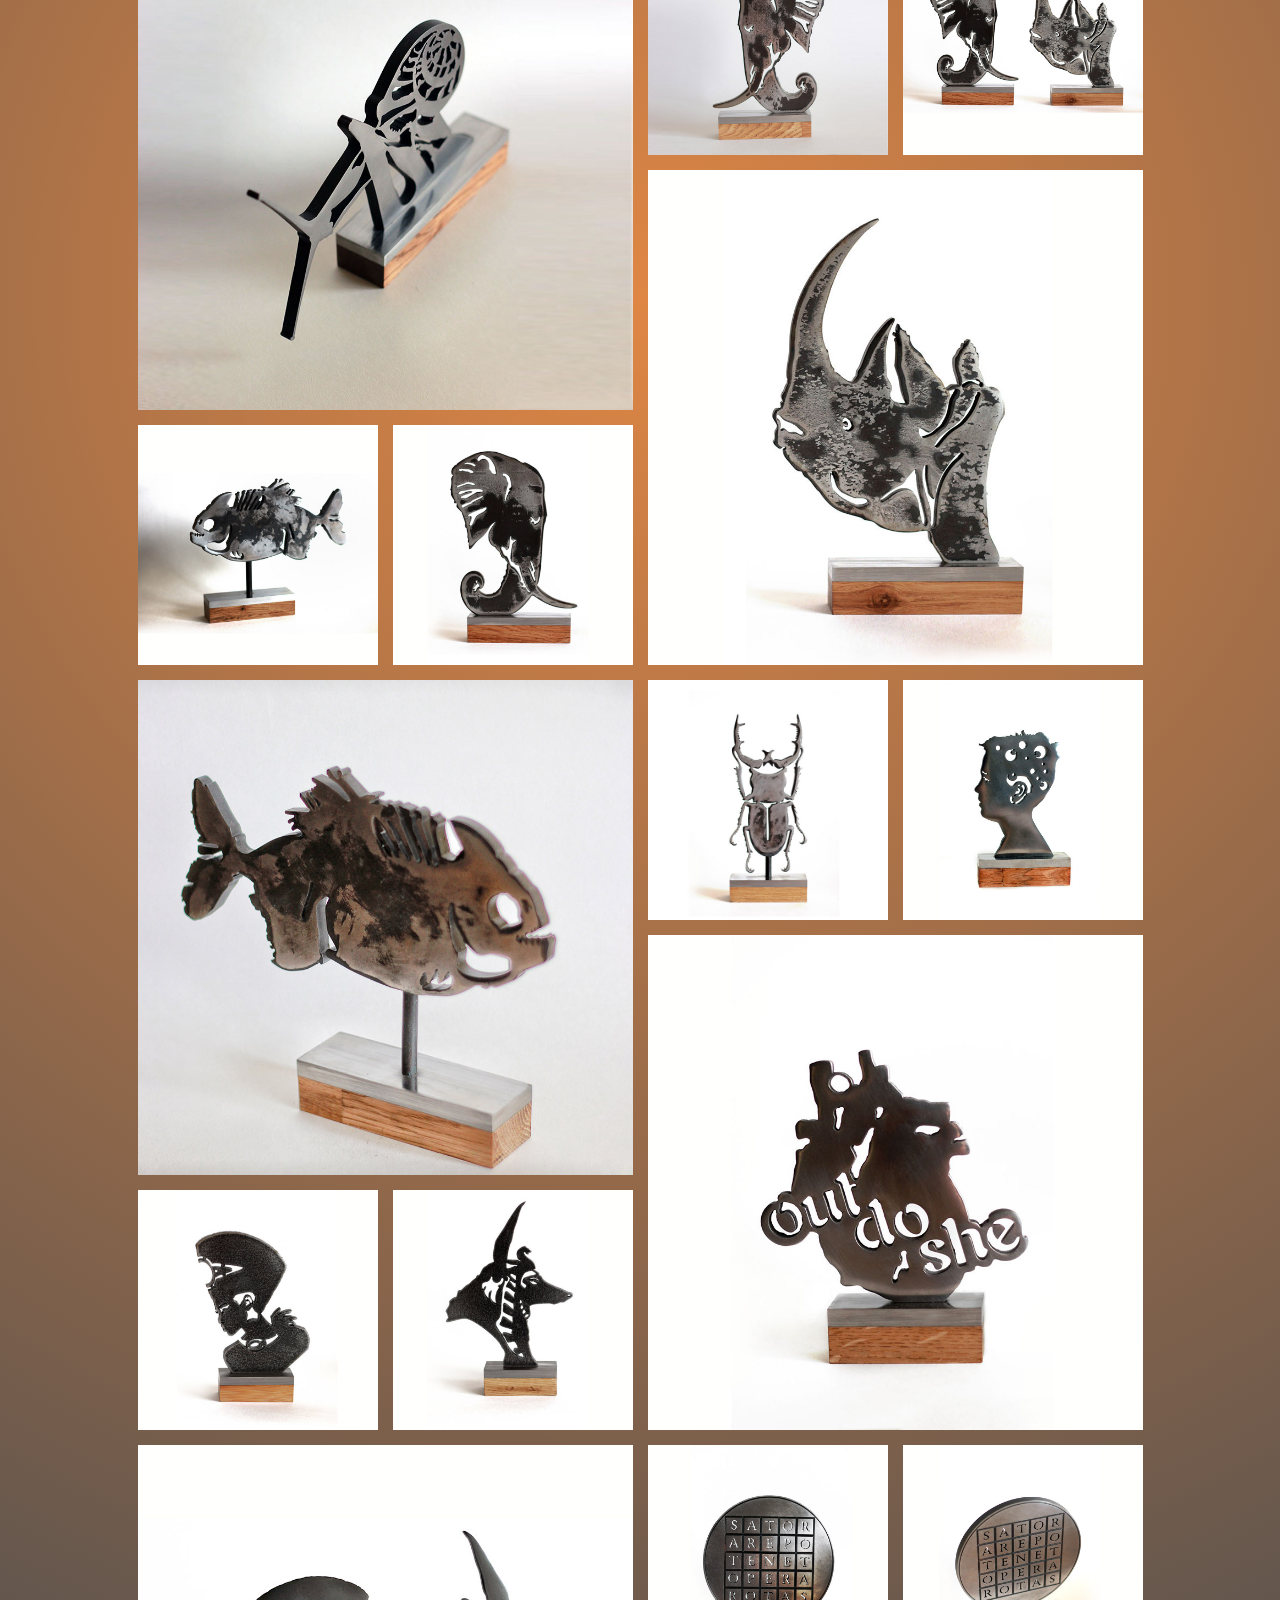
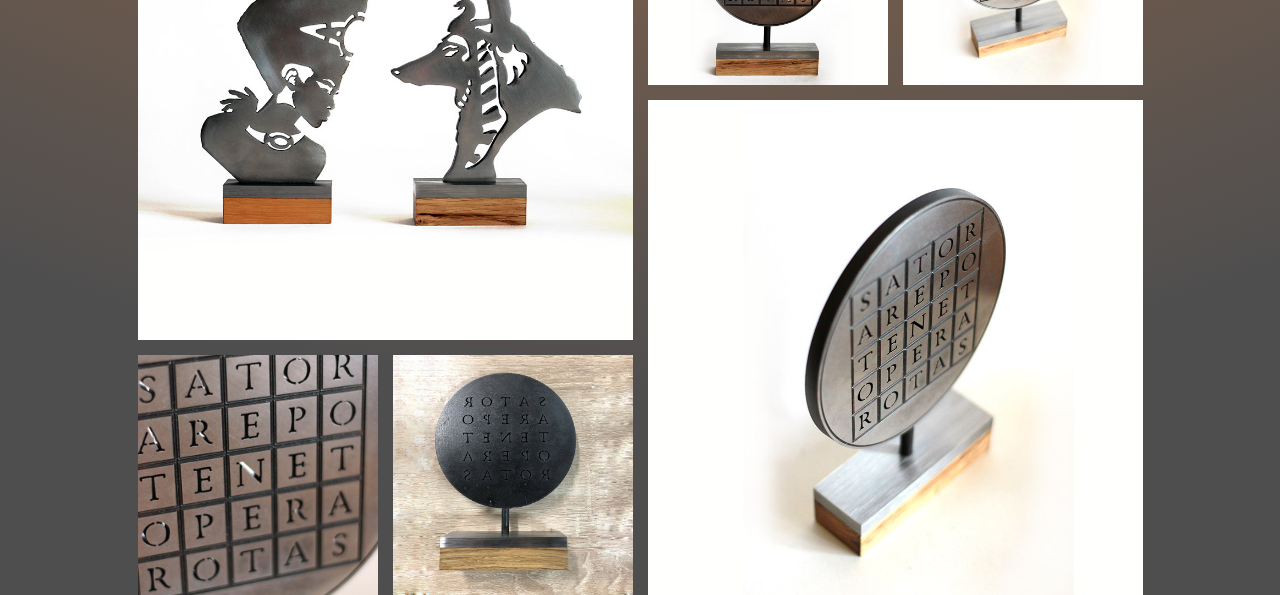
<file: statuette.html>
<!DOCTYPE html>

<head>
<title>Statuette</title>
<link href="statuette.css" rel="stylesheet" />

<meta name="description" content="#" />
<meta name="keywords" content="#" />
<meta name="author" content="#" />
<meta charset="UTF-8" />
<!-- <meta name="viewport" content="width=device-width, minimum-scale=1.0" /> -->
<meta name="viewport" content="width=device-width, minimum-scale=1.0, maximum-scale=1.3" />

<link rel="preconnect" href="https://fonts.googleapis.com">
<link rel="preconnect" href="https://fonts.gstatic.com" crossorigin>
<link href="https://fonts.googleapis.com/css2?family=Barlow+Semi+Condensed:ital,wght@0,200;0,300;0,400;0,500;0,600;0,700;0,800;0,900;1,300;1,400;1,500;1,600;1,700;1,800;1,900&display=swap" rel="stylesheet">
</head>

<!-- 
 #f9873d light oprange
#df8644 orange
 #2c2927 dark gray 
 #6abdc9 #c0d7d9 b8c6c7 blue 
 #5ca4ae dark blue 
 #023439 super dark blue 
 #81f1f1 less acid blue   -->


<!-- SEO

-->

<body>

<div class="bigpage"> 

<!-- 1ST SECTION OF THE PAGE -->
<div class="pageone"> 
	 <a href="index.html#projects"> <div class="gobackcolor"> </div>
		<div class="goback"> <span>&#9668; BACK</span></div> 
	 </a>
	 
	 <div class="boxtop"> 
		 <div class="borderbottom"></div>
		 <div class="borderupone"></div>
		 <div class="borderuptwo"></div>
		 <div class="subtitle"><h1>STATUETTE</h1></div>
	 </div>
	 
  
	 <div class="gallery">
   
		 <div class="galleryitems">
			 <img src="picassomood/1sq.jpg" alt="Jacqueline" title="Jacqueline"> 
			 <div class="itemscolor"> </div>
			 <a href="picassomood/1.jpg"> <div class="itemstext"> 
				 <h2> Jacqueline </h2>
				 <p>Series:&nbsp; <strong> AfterPicasso</strong></p> 
				 <p>Material: 10mm sheet steel</p> 
				 <p>Pedestal: steel, oak</p> 
				 <p>Size: 180x100x40(mm)</p> 
				 <p>Protection: hot coating with sculptural wax</p>
				 <p>The work is based on the painting by Pablo Picasso&nbsp; <strong>Jacqueline with flowers</strong></p>
				 </div> 
			 </a>
			 </div>
  
		 <div class="galleryitems">
			 <a href="picassomood/1a.jpg"> <img src="picassomood/1asq.jpg" alt="Jacqueline_2" title="Jacqueline_2"> </a>
		 </div>
  
  
		 <div class="galleryitems">
			 <img src="picassomood/2sq.jpg" alt="Woman with a fan" title="Woman with a fan"> </a>
			 <div class="itemscolor"> </div>
			 <a href="picassomood/2.jpg"> <div class="itemstext"> 
				 <h2> Woman with a fan</h2>
				 <p>Series:&nbsp; <strong> AfterPicasso</strong></p> 
				 <p>Material: 10mm sheet steel</p> 
				 <p>Pedestal: steel, oak </p> 
				 <p>Size: 180x120x40(mm)</p> 
				 <p>Protection: hot coating with sculptural wax</p>
				 <p>The work is based on the painting by Pablo Picasso&nbsp; <strong>Woman with a fan</strong></p>
				 </div> 
			 </a>
		 </div>
  
 
		 <div class="galleryitems">
			 <a href="picassomood/2a.jpg"> <img src="picassomood/2asq.jpg" alt="Woman with a fan_2" title="Woman with a fan_2"> </a>
		 </div>
   
 
		 <div class="galleryitems">
			 <img src="picassomood/3sq.jpg" alt="Lying nude" title="Lying nude"> </a>
			 <div class="itemscolor"> </div>
			 <a href="picassomood/3.jpg"> <div class="itemstext"> 
				 <h2> Lying nude</h2>
				 <p>Series:&nbsp; <strong> AfterPicasso</strong></p> 
				 <p>Material: 10mm sheet steel</p> 
				 <p>Pedestal: steel, oak </p> 
				 <p>Size: 180x100x40(mm)</p> 
				 <p>Protection: hot coating with sculptural wax</p>
				 <p>The work is based on the painting by Pablo Picasso&nbsp; <strong>Lying female nude</strong></p>
				 </div> 
			 </a>
		 </div>
  
   
		 <div class="galleryitems">
			 <a href="picassomood/3a.jpg"> <img src="picassomood/3asq.jpg" alt="Lying nude_2" title="Lying nude_2"> </a>
		 </div>
 
   
		 <div class="galleryitems">
			 <img src="picassomood/4sq.jpg" alt="The guitarist" title="The guitarist"> </a>
			 <div class="itemscolor"> </div>
			 <a href="picassomood/4.jpg"> <div class="itemstext"> 
				 <h2> The guitarist</h2>
				 <p>Series:&nbsp; <strong> AfterPicasso</strong></p> 
				 <p>Material: 10mm sheet steel</p> 
				 <p>Pedestal: steel, oak </p> 
				 <p>Size: 180x100x40(mm)</p> 
				 <p>Protection: hot coating with sculptural wax</p>
				 <p>The work is based on the painting by Pablo Picasso&nbsp; <strong>The old guitarist</strong></p>
				 </div> 
			 </a>
		 </div>
   
  
		 <div class="galleryitems">
			 <a href="picassomood/4a.jpg"> <img src="picassomood/4asq.jpg" alt="The guitarist_2" title="The guitarist_2"> </a>
		 </div>
   
   
		 <div class="galleryitems">
			 <img src="picassomood/5sq.jpg" alt="Standing nude" title="Standing nude"> </a>
			 <div class="itemscolor"> </div>
			 <a href="picassomood/5.jpg"> <div class="itemstext"> 
				 <h2>Standing nude</h2>
				 <p>Series:&nbsp; <strong> AfterPicasso</strong></p> 
				 <p>Material: 10mm sheet steel</p> 
				 <p>Pedestal: steel, oak </p> 
				 <p>Size: 180x100x40(mm)</p> 
				 <p>Protection: hot coating with sculptural wax</p>
				 <p>The work is based on the painting by Pablo Picasso&nbsp; <strong>Standing female nude</strong></p>
				 </div> 
			 </a>
		 </div>
  
   
		 <div class="galleryitems">
			 <a href="picassomood/5a.jpg"> <img src="picassomood/5asq.jpg" alt="Standing nude_2" title="Standing nude_2"> </a>
		 </div>

  
		 <div class="galleryitems">
			 <img src="animalistic/1sq.jpg" alt="Snail" title="Snail"> </a>
			 <div class="itemscolor"> </div>
			 <a href="animalistic/1.jpg"> <div class="itemstext"> 
				 <h2>Snail</h2>
				 <p>Series:&nbsp; <strong>Animalism</strong></p> 
				 <p>Material: 10mm sheet steel, bluing</p> 
				 <p>Pedestal: steel, oak </p> 
				 <p>Size: 250x250x40(mm)</p>  
				 <p>Protection: hot coating with sculptural wax</p>
				 </div> 
			 </a>
		 </div>


		 <div class="galleryitems">
			 <a href="animalistic/1a.jpg"> <img src="animalistic/1asq.jpg" alt="Snail_2" title="Snail_2"> </a>
		 </div>

		 <div class="galleryitems">
			 <img src="animalistic/2sq.jpg" alt="Elephant" title="Elephant"> </a>
			 <div class="itemscolor"> </div>
			 <a href="animalistic/2.jpg"> 
				 <div class="itemstext"> 
				 <h2>Elephant</h2>
				 <p>Series:&nbsp; <strong>Animalism</strong></p> 
				 <p>Material: 10mm sheet steel, bluing</p> 
				 <p>Pedestal: steel, oak </p> 
				 <p>Size: 220x130x40(mm)</p>
				 <p>Protection: hot coating with sculptural wax</p>
				 </div>  
			 </a>
		 </div>
   
		 <div class="galleryitems">
			 <a href="animalistic/3.jpg"> <img src="animalistic/3sq.jpg" alt="Elephant and Rhinoceros" title="Elephant and Rhinoceros"> </a>
		 </div>
	  
		 <div class="galleryitems">
			 <img src="animalistic/3asq.jpg" alt="Rhinoceros" title="Rhinoceros"> </a>
			 <div class="itemscolor"> </div>
			 <a href="animalistic/3a.jpg"> <div class="itemstext"> 
				 <h2>Rhinoceros</h2>
				 <p>Series:&nbsp; <strong>Animalism</strong></p> 
				 <p>Material: 10mm sheet steel, bluing</p> 
				 <p>Pedestal: steel, oak </p> 
				 <p>Size: 245x155x40(mm)</p>  
				 <p>Protection: hot coating with sculptural wax</p> 
				 </div> 
			 </a>
		 </div>
	  
  
		 <div class="galleryitems">
			 <img src="animalistic/4sq.jpg" alt="Piranha" title="Piranha"> </a>
			 <div class="itemscolor"> </div>
			 <a href="animalistic/4.jpg"> 
				 <div class="itemstext"> 
				 <h2>Piranha</h2>
				 <p>Series:&nbsp; <strong>Animalism</strong></p> 
				 <p>Material: 10mm sheet steel, bluing</p> 
				 <p>Pedestal: steel, oak </p> 
				 <p>Size: 285x230x40(mm)</p>  
				 <p>Protection: hot coating with sculptural wax</p>
				 </div> 
			 </a>
		 </div>

		 <div class="galleryitems">
			 <a href="animalistic/4a.jpg"> <img src="animalistic/4asq.jpg"  alt="Elephant_2" title="Elephant_2"> </a>
		 </div>
  
		 <div class="galleryitems">
			 <a href="animalistic/4b.jpg"> <img src="animalistic/4b.jpg" alt="Piranha_2" title="Piranha_2"> </a>
		 </div>

		 <div class="galleryitems">
			 <img src="animalistic/5.jpg" alt="Beatle" title="Beatle"> </a>
			 <div class="itemscolor"> </div>
			 <a href="animalistic/5.jpg"> <div class="itemstext"> 
				 <h2>Beetle</h2>
				 <p>Series:&nbsp; <strong>Animalism</strong></p> 
				 <p>Material: 10mm sheet steel, bluing</p> 
				 <p>Pedestal: steel, oak </p> 
				 <p>Size: 240x100x40(mm)</p>
				 <p>Protection: hot coating with sculptural wax</p>
				 </div> 
			 </a>
		 </div>
	  
		 <div class="galleryitems">
			 <img src="other/1sq.jpg" alt="Bubbles in the head. Portrait of son" title="Bubbles in the head. Portrait of son"> </a>
			 <div class="itemscolor"> </div>
			 <a href="other/1.jpg"> <div class="itemstext"> 
				 <h2>Bubbles in the head. Portrait of son</h2>
				 <p>Material: 10mm sheet steel</p> 
				 <p>Pedestal: steel, oak </p> 
				 <p>Size: 150x100x40(mm)</p>  
				 <p>Protection: hot coating with sculptural wax</p>
				 </div> 
			 </a>
		 </div>
  
   
		 <div class="galleryitems">
			 <img src="other/2sq.jpg" alt="From the heart" title="From the heart"> </a>
			 <div class="itemscolor"> </div>
			 <a href="other/2.jpg"> 
				 <div class="itemstext"> 
				 <h2>From the heart</h2>
				 <p>Material: 10mm sheet steel, bluing</p> 
				 <p>Pedestal: steel, oak </p> 
				 <p>Size: 150x90x40(mm)</p>  
				 <p>Protection: hot coating with sculptural wax</p>
				 </div> 
			 </a>
		 </div>
	  
		 <div class="galleryitems">
			 <img src="other/3sq.jpg" alt="Nefertiti" title="Nefertiti"> </a>
			 <div class="itemscolor"> </div>
			 <a href="other/3.jpg"> 
				 <div class="itemstext"> 
				 <h2>Nefertiti</h2>
				 <p>Material: 10mm sheet steel</p> 
				 <p>Pedestal: steel, oak </p> 
				 <p>Size: 180x90x40(mm)</p>  
				 <p>Protection: hot coating with sculptural wax</p>
				 </div> 
			 </a>
		 </div>
	  
		 <div class="galleryitems">
			 <img src="other/4sq.jpg" alt="Anubis" title="Anubis"> </a>
			 <div class="itemscolor"> </div>
			 <a href="other/4.jpg"> 
				 <div class="itemstext"> 
				 <h2>Anubis</h2>
				 <p>Material: 10mm sheet steel</p> 
				 <p>Pedestal: steel, oak </p> 
				 <p>Size: 210x140x40(mm)</p>  
				 <p>Protection: hot coating with sculptural wax</p>
				 </div> 
			 </a>
		 </div>
	  
		 <div class="galleryitems">
			 <a href="other/4a.jpg"> <img src="other/4asq.jpg" alt="Nefertiti and Anubis" title="Nefertiti and Anubis"> </a>
		 </div>
	  
		 <div class="galleryitems">
			 <img src="other/5sq.jpg" alt="Sator(Sower)" title="Sator(Sower)"> 
			 <div class="itemscolor"> </div>
			 <a href="other/5.jpg"> <div class="itemstext"> 
				 <h2>Sator (Sower)</h2>
				 <p>Material: 10mm sheet steel</p> 
				 <p>Pedestal: steel, oak, bluing</p> 
				 <p>Size: 205x150x40(mm)</p> 
				 <p>Protection: hot coating with sculptural wax</p>
				 </div> 
			 </a>
		 </div>
	  
		 <div class="galleryitems">
			 <a href="other/5a.jpg"> <img src="other/5asq.jpg" alt="Sator (Sower)_1" title="Sator (Sower)_1"> </a>
		 </div>
	  
		 <div class="galleryitems">
			 <a href="other/5b.jpg"> <img src="other/5bsq.jpg" alt="Sator (Sower)_2" title="Sator (Sower)_2"> </a>
		 </div>
	  
		 <div class="galleryitems">
			 <a href="other/5c.jpg"> <img src="other/5csq.jpg" alt="Sator (Sower)_3" title="Sator (Sower)_3"> </a>
		 </div>
	  
		 <div class="galleryitems">
			 <a href="other/5d.jpg"> <img src="other/5dsq.jpg" alt="Sator (Sower)_4" title="Sator (Sower)_4"> </a>
		 </div>

</div>

	 
	 
	 
	 
	 
	 
	
	 
	 
</div>



</body>

</html>
</file>
<file: computer_graphics.css>
/* #df8644  orange*/
/* #2c2927 dark gray */
/* #6abdc9 #c0d7d9 b8c6c7 blue */
/* #5ca4ae dark blue */
/* #023439 super dark blue */
/* #81f1f1 less acid blue  */



body,
html {
	margin: 0px;
	font-family: 'Barlow Semi Condensed', sans-serif;
	--orange: #df8644;
	--black: #023439;
	--lightblue: #81f1f1;
	scroll-behavior: smooth;

}
a {
	text-decoration: none;
	margin:0;
	color: var(--black);
	font-size: 80%;
	font-weight: 700;
}

div {
	top: 0;
	left: 0;
	position: relative;
	box-sizing: border-box;
	/* border: 1px solid black; */
}

p,
h1,
h2,
h3,
h4,
span {
	margin:0;
	color: black;
	font-weight: bold;
	font-size: 250%;
	line-height: 100%;
	line-height: 35px;
	font-weight: 700;
	
}


.bigpage {
	width: 100%;
	height: auto;
	background: radial-gradient(circle, #c59930 0%, #323033 85%);
			user-select: none;
			-webkit-touch-callout: none; /* iOS Safari */
			-webkit-user-select: none; /* Safari */
			-khtml-user-select: none; /* Konqueror HTML */
			-moz-user-select: none; /* Old versions of Firefox */
			-ms-user-select: none; /* Internet Explorer/Edge */
	 
}
.pageone {
	width: 100%;
	height: auto;
}
.gobackcolor,
.goback {
	position: fixed;
	left: 0;
	width: 60px;
	top: 0px;
	height: 60px;
	border-radius: 0 0 50px 0;

	z-index: 98;
		transition-property: all;
		transition-duration: 0.5s;
}
.gobackcolor {
	background-color: var(--lightblue);
	box-shadow: 0px 0px 10px 3px #41403f;
	opacity: 0.5;
	z-index: 99;
	
}
.goback span {
	line-height: 55px;
	font-size: 90%;
	color: white;
	mix-blend-mode: multiply;
	z-index: 99;
}
@keyframes goback {
	0% { 
    transform:  scale(1);	
}

50% {
   transform:  scale(1.2); 	
}

100% {
    transform:  scale(1);
}
}
.gobackcolor:hover {
	animation: goback 1s linear infinite;
}
.boxtop {
	top: 90px;
	position: relative;
	width: 360px;
	height: 180px;
	text-align: center;
	margin: 0 auto 60px auto;
}
.subtitle {
	text-transform: uppercase;
	padding: 0;
	position: absolute;
	width: 50%;
	height: 60px;
	margin: 0 25%;
	top: 0px;
	text-align: center;
	transition-property: all;
	transition-duration: 1s;
	transition-delay: 0.5s;
}
.subtitle h1 {
	font-size: 150%;
	line-height: 60px;
	letter-spacing: 2px;
	color: var(--orange);	
	transition-property: all;
	transition-duration: 1s;
	transition-delay: 0.5s;
}
.bordertop,
.borderbottom,
.borderupone,
.borderuptwo {
	position: absolute;
	width: 0%;
	height: 60px;
	margin: 0 25%;
	top: 0px;
	left: 25%;
	transition-property: all;
	transition-duration: 0.8s;
	transition-delay: 0.5s;
}

.bordertop {
	border-top: 2px solid var(--lightblue);
}
.borderbottom {
	border-bottom: 2px solid var(--lightblue);
	width: 20%;
	left:15%;
}
.borderupone {
	border-top: 2px solid var(--orange); /* var(--black); */
	opacity: 1;
	width: 0%;
	left: 0;
}
.borderuptwo {
	border-top: 2px solid var(--orange);
	width: 0%;
	left: 50%;
}
.boxtop:hover .borderupone,
.boxtop:hover .borderupone,
.boxtop:hover .borderupone {
	left: 0%;
	width: 25%;
	top: 20px;
}
.boxtop:hover .borderuptwo,
.boxtop:hover .borderuptwo,
.boxtop:hover .borderuptwo {
	width: 25%;
	left: 25%;
	top: 20px;
}
.boxtop:hover .subtitle {
	top: 20px;

}
.boxtop:hover .subtitle h1 {
	color:  var(--lightblue);
}
.boxtop:hover .bordertop,
.boxtop:hover .borderbottom {
	width: 50%;
	left: 0;
	top: 20px;
	opacity: 1;
	border-bottom: 2px solid var(--orange);
}

.gallery {
	width: 90%;
	margin: auto;
	display: grid;
	justify-content: center;
	grid-template-columns: repeat(auto-fit, minmax(240px, 240px));
	grid-template-rows: repeat(3, 240px);
	grid-gap: 15px;
	grid-auto-flow: dense;
}
.galleryitems:nth-child(2),
.galleryitems:nth-child(7),
.galleryitems:nth-child(12),
.galleryitems:nth-child(16),
.galleryitems:nth-child(22),
.galleryitems:nth-child(27),
.galleryitems:nth-child(34) {
	grid-column: span 2;
	grid-row: span 2;
}
.galleryitems {
    height: 100%;
    width: 100%;
	overflow: hidden;
}
.itemscolor,
.itemstext {
	position: absolute;
	width: 100%;
    height: 100%;
	transition-property: all;
	transition-duration: 0.5s;
}
.itemscolor {
	background-color: black;
	opacity: 0.7;
	transform: translateY(500px); 
}
.itemstext {
	padding: 15px;
	opacity: 1;
	transform: translateY(500px); 
}
.itemstext p,
.itemstext h4  {
	font-size: 100%;
	font-weight: 400;
	text-align: left;
	opacity: 1;
	color: var(--lightblue);
	line-height: 20px;
	margin-bottom: 3px;
}
.itemstext h2,
.itemstext h3 {
	font-size: 100%;
	font-weight: 700;
	text-align: left;
	opacity: 1;
	color: var(--lightblue);
	line-height: 20px;
	margin-bottom: 10px;
}
.galleryitems:hover .itemscolor,
.galleryitems:hover .itemstext {
	transform: translateY(0); 
}
.galleryitems img {
    width: 100%;
    height: 100%;
    object-fit: cover;
}





@media screen and (max-width: 1116px) {
	
.gallery {
	grid-template-rows: repeat(4, 240px);
}

}




@media screen and (max-width: 991px) {

.boxtop {
	top: 60px;
	margin: 0 auto 30px auto;
}
.subtitle {
	height: 50px;
}
.subtitle h1 {
	font-size: 120%;
	line-height: 50px;
}

.bordertop,
.borderbottom,
.borderupone,
.borderuptwo {
	height: 50px;
}

}






@media screen and (max-width: 599px) {
		
.boxtop {
	top: 30px;
	height: 120px;
	margin: 0 auto 15px auto;
}
.subtitle {
	height: 40px;
}
.subtitle h1 {
	font-size: 110%;
	line-height: 40px;
}

.bordertop,
.borderbottom,
.borderupone,
.borderuptwo {
	height: 40px;
}
.gallery {
	grid-template-columns: repeat(auto-fit, minmax(150px, 150px));
	grid-template-rows: repeat(4, 150px);
	grid-gap: 10px;
}

.itemstext {
	padding: 10px;
}



.itemstext p,
.itemstext h4  {
	font-size: 84%;
	font-weight: 300;
	line-height: 11px;
	margin-bottom: 3px;
}
.itemstext h2,
.itemstext h3 {
	font-size: 85%;
	font-weight: 600;
	line-height: 13px;
	margin-bottom: 5px;
}


}

@media screen and (max-width: 522px) {
	
.gallery {
	grid-template-rows: repeat(5, 150px);
}

}


@media screen and (max-width: 355px) {
.boxtop {
	width: 250px;
	top: 30px;
	height: 120px;
	margin: 0 auto 15px auto;

}
.subtitle h1 {
	font-size: 110%;
	line-height: 40px;
	
}
.gallery {
	grid-template-columns: repeat(auto-fit, minmax(240px, 240px));
	grid-template-rows: repeat(6, 240px);
	grid-gap: 10px;
}

.galleryitems:nth-child(2),
.galleryitems:nth-child(7),
.galleryitems:nth-child(12),
.galleryitems:nth-child(16),
.galleryitems:nth-child(22),
.galleryitems:nth-child(27),
.galleryitems:nth-child(34) {
	grid-column: span 1;
	grid-row: span 1;
}


.itemstext p,
.itemstext h4  {
	font-size: 80%;
	font-weight: 300;
	line-height: 10px;
	margin-bottom: 3px;
}
.itemstext h2,
.itemstext h3 {
	font-size: 85%;
	font-weight: 600;
	line-height: 12px;
	margin-bottom: 5px;
}


}
</file>
<file: picture.css>
/* #df8644  orange*/
/* #2c2927 dark gray */
/* #6abdc9 #c0d7d9 b8c6c7 blue */
/* #5ca4ae dark blue */
/* #023439 super dark blue */
/* #81f1f1 less acid blue  */



body,
html {
	margin: 0px;
	font-family: 'Barlow Semi Condensed', sans-serif;
	--orange: #cc6861;
	--black: #023439;
	--lightblue: #fff;
	scroll-behavior: smooth;

}
a {
	text-decoration: none;
	margin:0;
	color: var(--black);
	font-size: 80%;
	font-weight: 700;
}

div {
	top: 0;
	left: 0;
	position: relative;
	box-sizing: border-box;
	/* border: 1px solid black; */
}

p,
h1,
h2,
h3,
h4,
span {
	margin:0;
	color: black;
	font-weight: bold;
	font-size: 250%;
	line-height: 100%;
	line-height: 35px;
	font-weight: 700;
	
}


.bigpage {
	width: 100%;
	height: auto;
background: radial-gradient(circle, rgba(213,119,113,1) 0%, rgba(116,163,200,1) 85%);
			user-select: none;
			-webkit-touch-callout: none; /* iOS Safari */
			-webkit-user-select: none; /* Safari */
			-khtml-user-select: none; /* Konqueror HTML */
			-moz-user-select: none; /* Old versions of Firefox */
			-ms-user-select: none; /* Internet Explorer/Edge */
	 
}
.pageone {
	width: 100%;
	height: auto;
}
.gobackcolor,
.goback {
	position: fixed;
	left: 0;
	width: 60px;
	top: 0px;
	height: 60px;
	border-radius: 0 0 50px 0;

	z-index: 98;
		transition-property: all;
		transition-duration: 0.5s;
}
.gobackcolor {
	background-color: var(--lightblue);
	box-shadow: 0px 0px 10px 3px #41403f;
	opacity: 0.5;
	z-index: 99;
	
}
.goback span {
	line-height: 55px;
	font-size: 90%;
	color: white;
	mix-blend-mode: multiply;
	z-index: 99;
}
@keyframes goback {
	0% { 
    transform:  scale(1);	
}

50% {
   transform:  scale(1.2); 	
}

100% {
    transform:  scale(1);
}
}
.gobackcolor:hover {
	animation: goback 1s linear infinite;
}
.boxtop {
	top: 90px;
	position: relative;
	width: 360px;
	height: 180px;
	text-align: center;
	margin: 0 auto 60px auto;
}
.subtitle {
	text-transform: uppercase;
	padding: 0;
	position: absolute;
	width: 50%;
	height: 60px;
	margin: 0 25%;
	top: 0px;
	text-align: center;
	transition-property: all;
	transition-duration: 1s;
	transition-delay: 0.5s;
}
.subtitle h1 {
	font-size: 190%;
	line-height: 60px;
	letter-spacing: 2px;
	color: var(--orange);	
	transition-property: all;
	transition-duration: 1s;
	transition-delay: 0.5s;
}
.bordertop,
.borderbottom,
.borderupone,
.borderuptwo {
	position: absolute;
	width: 0%;
	height: 60px;
	margin: 0 25%;
	top: 0px;
	left: 25%;
	transition-property: all;
	transition-duration: 0.8s;
	transition-delay: 0.5s;
}

.bordertop {
	border-top: 2px solid var(--lightblue);
}
.borderbottom {
	border-bottom: 2px solid var(--lightblue);
	width: 20%;
	left:15%;
}
.borderupone {
	border-top: 2px solid var(--orange); /* var(--black); */
	opacity: 1;
	width: 0%;
	left: 0;
}
.borderuptwo {
	border-top: 2px solid var(--orange);
	width: 0%;
	left: 50%;
}
.boxtop:hover .borderupone,
.boxtop:hover .borderupone,
.boxtop:hover .borderupone {
	left: 0%;
	width: 25%;
	top: 20px;
}
.boxtop:hover .borderuptwo,
.boxtop:hover .borderuptwo,
.boxtop:hover .borderuptwo {
	width: 25%;
	left: 25%;
	top: 20px;
}
.boxtop:hover .subtitle {
	top: 20px;

}
.boxtop:hover .subtitle h1 {
	color:  var(--lightblue);
}
.boxtop:hover .bordertop,
.boxtop:hover .borderbottom {
	width: 50%;
	left: 0;
	top: 20px;
	opacity: 1;
	border-bottom: 2px solid var(--orange);
}

.gallery {
	width: 90%;
	margin: auto;
	display: grid;
	justify-content: center;
	grid-template-columns: repeat(auto-fit, minmax(240px, 240px));
	grid-template-rows: repeat(11, 240px);
	grid-gap: 15px;
	grid-auto-flow: dense;
}

.galleryitems:nth-child(4n) {
	grid-column: span 2;
	grid-row: span 2;
}
.galleryitems {
    height: 100%;
    width: 100%;
	overflow: hidden;
}
.itemscolor,
.itemstext {
	position: absolute;
	width: 100%;
    height: 100%;
	transition-property: all;
	transition-duration: 0.5s;
}
.itemscolor {
	background-color: #08538c;
	opacity: 0.7;
	transform: translateY(500px); 
}
.itemstext {
	padding: 15px;
	opacity: 1;
	transform: translateY(500px); 
}
.itemstext p,
.itemstext h4  {
	font-size: 100%;
	font-weight: 400;
	text-align: left;
	opacity: 1;
	color: white;
	line-height: 20px;
}
.itemstext h2,
.itemstext h3 {
	font-size: 100%;
	font-weight: 700;
	text-align: left;
	opacity: 1;
	color: white;
	line-height: 20px;
	margin-bottom: 10px;
}


.galleryitems:hover .itemscolor,
.galleryitems:hover .itemstext {
	transform: translateY(0); 
}
.galleryitems img {
    width: 100%;
    height: 100%;
    object-fit: cover;
}



@media screen and (max-width: 1116px) {
	
.gallery {
	grid-template-rows: repeat(15, 240px);
}

}




@media screen and (max-width: 991px) {

.boxtop {
	top: 60px;
	margin: 0 auto 30px auto;
}
.subtitle {
	height: 50px;
}
.subtitle h1 {
	font-size: 150%;
	line-height: 50px;
}

.bordertop,
.borderbottom,
.borderupone,
.borderuptwo {
	height: 50px;
}

}




@media screen and (max-width: 833px) {
.gallery {
	grid-template-rows: repeat(21, 240px);
}

}



@media screen and (max-width: 599px) {
	
	
.boxtop {
	top: 30px;
	height: 120px;
	margin: 0 auto 15px auto;
}
.subtitle {
	height: 40px;
}
.subtitle h1 {
	font-size: 130%;
	line-height: 40px;
}

.bordertop,
.borderbottom,
.borderupone,
.borderuptwo {
	height: 40px;
}
.gallery {
	grid-template-columns: repeat(auto-fit, minmax(150px, 150px));
	grid-template-rows: repeat(15, 150px);
	grid-gap: 10px;
}


.itemstext {
	padding: 10px;
}


.itemstext p,
.itemstext h4  {
	font-size: 87%;
	font-weight: 300;
	
	line-height: 12px;
}
.itemstext h2,
.itemstext h3 {
	font-size: 90%;
	font-weight: 600;
	line-height: 15px;
	margin-bottom: 5px;
}

}

@media screen and (max-width: 522px) {
	
.gallery {
	grid-template-rows: repeat(21, 150px);
}

}


@media screen and (max-width: 355px) {
.boxtop {
	width: 250px;
	top: 30px;
	height: 120px;
	margin: 0 auto 15px auto;

}
.subtitle h1 {
	font-size: 120%;
	line-height: 40px;
	
}
.gallery {
	grid-template-columns: repeat(auto-fit, minmax(240px, 240px));
	grid-template-rows: repeat(24, 240px);
	grid-gap: 10px;
}
.galleryitems:nth-child(4n) {
	grid-column: span 1;
	grid-row: span 1;
}


.itemstext p,
.itemstext h4  {
	font-size: 80%;
	font-weight: 300;
	
	line-height: 8px;
}
.itemstext h2,
.itemstext h3 {
	font-size: 80%;
	font-weight: 600;
	line-height: 10px;
	margin-bottom: 5px;
}



}
</file>
<file: sculpture.css>
/* #df8644  orange*/
/* #2c2927 dark gray */
/* #6abdc9 #c0d7d9 b8c6c7 blue */
/* #5ca4ae dark blue */
/* #023439 super dark blue */
/* #81f1f1 less acid blue  */



body,
html {
	margin: 0px;
	font-family: 'Barlow Semi Condensed', sans-serif;
	--orange: #df8644;
	--black: #023439;
	--lightblue: #81f1f1;
	scroll-behavior: smooth;

}
a {
	text-decoration: none;
	margin:0;
	color: var(--black);
	font-size: 80%;
	font-weight: 700;
}

div {
	top: 0;
	left: 0;
	position: relative;
	box-sizing: border-box;
	/* border: 1px solid black; */
}

p,
h1,
h2,
h3,
h4,
span {
	margin:0;
	color: black;
	font-weight: bold;
	font-size: 250%;
	line-height: 100%;
	line-height: 35px;
	font-weight: 700;
	
}


.bigpage {
	width: 100%;
	height: auto;
	background: radial-gradient(circle, rgba(105,198,198,1) 0%, rgba(78,78,79,1) 85%);
			user-select: none;
			-webkit-touch-callout: none; /* iOS Safari */
			-webkit-user-select: none; /* Safari */
			-khtml-user-select: none; /* Konqueror HTML */
			-moz-user-select: none; /* Old versions of Firefox */
			-ms-user-select: none; /* Internet Explorer/Edge */
	 
}
.pageone {
	width: 100%;
	height: auto;
}
.gobackcolor,
.goback {
	position: fixed;
	left: 0;
	width: 60px;
	top: 0px;
	height: 60px;
	border-radius: 0 0 50px 0;

	z-index: 98;
		transition-property: all;
		transition-duration: 0.5s;
}
.gobackcolor {
	background-color: var(--lightblue);
	box-shadow: 0px 0px 10px 3px #41403f;
	opacity: 0.5;
	z-index: 99;
	
}
.goback span {
	line-height: 55px;
	font-size: 90%;
	color: white;
	mix-blend-mode: multiply;
	z-index: 99;
}
@keyframes goback {
	0% { 
    transform:  scale(1);	
}

50% {
   transform:  scale(1.2); 	
}

100% {
    transform:  scale(1);
}
}
.gobackcolor:hover {
	animation: goback 1s linear infinite;
}
.boxtop {
	top: 90px;
	position: relative;
	width: 360px;
	height: 180px;
	text-align: center;
	margin: 0 auto 60px auto;
}
.subtitle {
	text-transform: uppercase;
	padding: 0;
	position: absolute;
	width: 50%;
	height: 60px;
	margin: 0 25%;
	top: 0px;
	text-align: center;
	transition-property: all;
	transition-duration: 1s;
	transition-delay: 0.5s;
}
.subtitle h1 {
	font-size: 150%;
	line-height: 60px;
	letter-spacing: 2px;
	color: var(--orange);	
	transition-property: all;
	transition-duration: 1s;
	transition-delay: 0.5s;
}
.bordertop,
.borderbottom,
.borderupone,
.borderuptwo {
	position: absolute;
	width: 0%;
	height: 60px;
	margin: 0 25%;
	top: 0px;
	left: 25%;
	transition-property: all;
	transition-duration: 0.8s;
	transition-delay: 0.5s;
}

.bordertop {
	border-top: 2px solid var(--lightblue);
}
.borderbottom {
	border-bottom: 2px solid var(--lightblue);
	width: 20%;
	left:15%;
}
.borderupone {
	border-top: 2px solid var(--orange); /* var(--black); */
	opacity: 1;
	width: 0%;
	left: 0;
}
.borderuptwo {
	border-top: 2px solid var(--orange);
	width: 0%;
	left: 50%;
}
.boxtop:hover .borderupone,
.boxtop:hover .borderupone,
.boxtop:hover .borderupone {
	left: 0%;
	width: 25%;
	top: 20px;
}
.boxtop:hover .borderuptwo,
.boxtop:hover .borderuptwo,
.boxtop:hover .borderuptwo {
	width: 25%;
	left: 25%;
	top: 20px;
}
.boxtop:hover .subtitle {
	top: 20px;

}
.boxtop:hover .subtitle h1 {
	color:  var(--lightblue);
}
.boxtop:hover .bordertop,
.boxtop:hover .borderbottom {
	width: 50%;
	left: 0;
	top: 20px;
	opacity: 1;
	border-bottom: 2px solid var(--orange);
}

.gallery {
	width: 90%;
	margin: auto;
	display: grid;
	justify-content: center;
	grid-template-columns: repeat(auto-fit, minmax(240px, 240px));
	grid-template-rows: repeat(15, 240px);
	grid-gap: 15px;
	grid-auto-flow: dense;
}
.galleryitems:nth-child(2),
.galleryitems:nth-child(7),
.galleryitems:nth-child(12),
.galleryitems:nth-child(16),
.galleryitems:nth-child(22),
.galleryitems:nth-child(27),
.galleryitems:nth-child(34) {
	grid-column: span 2;
	grid-row: span 2;
}
.galleryitems {
    height: 100%;
    width: 100%;
	overflow: hidden;
}
.itemscolor,
.itemstext {
	position: absolute;
	width: 100%;
    height: 100%;
	transition-property: all;
	transition-duration: 0.5s;
}
.itemscolor {
	background-color: black;
	opacity: 0.7;
	transform: translateY(500px); 
}
.itemstext {
	padding: 15px;
	opacity: 1;
	transform: translateY(500px); 
}
.itemstext p,
.itemstext h4  {
	font-size: 100%;
	font-weight: 400;
	text-align: left;
	opacity: 1;
	color: var(--lightblue);
	line-height: 20px;
	margin-bottom: 3px;
}
.itemstext h2,
.itemstext h3 {
	font-size: 100%;
	font-weight: 700;
	text-align: left;
	opacity: 1;
	color: var(--lightblue);
	line-height: 20px;
	margin-bottom: 10px;
}
.galleryitems:hover .itemscolor,
.galleryitems:hover .itemstext {
	transform: translateY(0); 
}
.galleryitems img {
    width: 100%;
    height: 100%;
    object-fit: cover;
}





@media screen and (max-width: 1116px) {
	
.gallery {
	grid-template-rows: repeat(20, 240px);
}

}




@media screen and (max-width: 991px) {

.boxtop {
	top: 60px;
	margin: 0 auto 30px auto;
}
.subtitle {
	height: 50px;
}
.subtitle h1 {
	font-size: 120%;
	line-height: 50px;
}

.bordertop,
.borderbottom,
.borderupone,
.borderuptwo {
	height: 50px;
}

}




@media screen and (max-width: 833px) {
.gallery {
	grid-template-rows: repeat(30, 240px);
}

}



@media screen and (max-width: 599px) {
	

.boxtop {
	top: 30px;
	height: 120px;
	margin: 0 auto 15px auto;
}
.subtitle {
	height: 40px;
}
.subtitle h1 {
	font-size: 110%;
	line-height: 40px;
}

.bordertop,
.borderbottom,
.borderupone,
.borderuptwo {
	height: 40px;
}
.gallery {
	grid-template-columns: repeat(auto-fit, minmax(150px, 150px));
	grid-template-rows: repeat(20, 150px);
	grid-gap: 10px;
}

.itemstext {
	padding: 10px;
}



.itemstext p,
.itemstext h4  {
	font-size: 84%;
	font-weight: 300;
	line-height: 11px;
	margin-bottom: 3px;
}
.itemstext h2,
.itemstext h3 {
	font-size: 85%;
	font-weight: 600;
	line-height: 13px;
	margin-bottom: 5px;
}


}

@media screen and (max-width: 522px) {
	
.gallery {
	grid-template-rows: repeat(30, 150px);
}

}


@media screen and (max-width: 355px) {
.boxtop {
	width: 250px;
	top: 30px;
	height: 120px;
	margin: 0 auto 15px auto;

}
.subtitle h1 {
	font-size: 110%;
	line-height: 40px;
	
}
.gallery {
	grid-template-columns: repeat(auto-fit, minmax(240px, 240px));
	grid-template-rows: repeat(29, 240px);
	grid-gap: 10px;
}

.galleryitems:nth-child(2),
.galleryitems:nth-child(7),
.galleryitems:nth-child(12),
.galleryitems:nth-child(16),
.galleryitems:nth-child(22),
.galleryitems:nth-child(27),
.galleryitems:nth-child(34) {
	grid-column: span 1;
	grid-row: span 1;
}


.itemstext p,
.itemstext h4  {
	font-size: 80%;
	font-weight: 300;
	line-height: 10px;
	margin-bottom: 3px;
}
.itemstext h2,
.itemstext h3 {
	font-size: 85%;
	font-weight: 600;
	line-height: 12px;
	margin-bottom: 5px;
}


}
</file>
<file: statuette.css>
/* #df8644  orange*/
/* #2c2927 dark gray */
/* #6abdc9 #c0d7d9 b8c6c7 blue */
/* #5ca4ae dark blue */
/* #023439 super dark blue */
/* #81f1f1 less acid blue  */



body,
html {
	margin: 0px;
	font-family: 'Barlow Semi Condensed', sans-serif;
	--orange: #df8644;
	--black: #023439;
	--lightblue: #81f1f1;
	scroll-behavior: smooth;

}
a {
	text-decoration: none;
	margin:0;
	color: var(--black);
	font-size: 80%;
	font-weight: 700;
}

div {
	top: 0;
	left: 0;
	position: relative;
	box-sizing: border-box;
	/* border: 1px solid black; */
}

p,
h1,
h2,
h3,
h4,
span {
	margin:0;
	color: black;
	font-weight: bold;
	font-size: 250%;
	line-height: 100%;
	line-height: 35px;
	font-weight: 700;
	
}


.bigpage {
	width: 100%;
	height: auto;
	background: radial-gradient(circle, rgba(223,134,68,1) 0%, rgba(78,78,79,1) 85%);
			user-select: none;
			-webkit-touch-callout: none; /* iOS Safari */
			-webkit-user-select: none; /* Safari */
			-khtml-user-select: none; /* Konqueror HTML */
			-moz-user-select: none; /* Old versions of Firefox */
			-ms-user-select: none; /* Internet Explorer/Edge */
	 
}
.pageone {
	width: 100%;
	height: auto;
}
.gobackcolor,
.goback {
	position: fixed;
	left: 0;
	width: 60px;
	top: 0px;
	height: 60px;
	border-radius: 0 0 50px 0;

	z-index: 98;
		transition-property: all;
		transition-duration: 0.5s;
}
.gobackcolor {
	background-color: var(--lightblue);
	box-shadow: 0px 0px 10px 3px #41403f;
	opacity: 0.5;
	z-index: 99;
	
}
.goback span {
	line-height: 55px;
	font-size: 90%;
	color: white;
	mix-blend-mode: multiply;
	z-index: 99;
}
@keyframes goback {
	0% { 
    transform:  scale(1);	
}

50% {
   transform:  scale(1.2); 	
}

100% {
    transform:  scale(1);
}
}
.gobackcolor:hover {
	animation: goback 1s linear infinite;
}
.boxtop {
	top: 90px;
	position: relative;
	width: 360px;
	height: 180px;
	text-align: center;
	margin: 0 auto 60px auto;
}
.subtitle {
	text-transform: uppercase;
	padding: 0;
	position: absolute;
	width: 50%;
	height: 60px;
	margin: 0 25%;
	top: 0px;
	text-align: center;
	transition-property: all;
	transition-duration: 1s;
	transition-delay: 0.5s;
}
.subtitle h1 {
	font-size: 190%;
	line-height: 60px;
	letter-spacing: 2px;
	color: var(--orange);	
	transition-property: all;
	transition-duration: 1s;
	transition-delay: 0.5s;
}
.bordertop,
.borderbottom,
.borderupone,
.borderuptwo {
	position: absolute;
	width: 0%;
	height: 60px;
	margin: 0 25%;
	top: 0px;
	left: 25%;
	transition-property: all;
	transition-duration: 0.8s;
	transition-delay: 0.5s;
}

.bordertop {
	border-top: 2px solid var(--lightblue);
}
.borderbottom {
	border-bottom: 2px solid var(--lightblue);
	width: 20%;
	left:15%;
}
.borderupone {
	border-top: 2px solid var(--orange); /* var(--black); */
	opacity: 1;
	width: 0%;
	left: 0;
}
.borderuptwo {
	border-top: 2px solid var(--orange);
	width: 0%;
	left: 50%;
}
.boxtop:hover .borderupone,
.boxtop:hover .borderupone,
.boxtop:hover .borderupone {
	left: 0%;
	width: 25%;
	top: 20px;
}
.boxtop:hover .borderuptwo,
.boxtop:hover .borderuptwo,
.boxtop:hover .borderuptwo {
	width: 25%;
	left: 25%;
	top: 20px;
}
.boxtop:hover .subtitle {
	top: 20px;

}
.boxtop:hover .subtitle h1 {
	color:  var(--lightblue);
}
.boxtop:hover .bordertop,
.boxtop:hover .borderbottom {
	width: 50%;
	left: 0;
	top: 20px;
	opacity: 1;
	border-bottom: 2px solid var(--orange);
}

.gallery {
	width: 90%;
	margin: auto;
	display: grid;
	justify-content: center;
	grid-template-columns: repeat(auto-fit, minmax(240px, 240px));
	grid-template-rows: repeat(14, 240px);
	grid-gap: 15px;
	grid-auto-flow: dense;
}
.galleryitems:nth-child(3n) {
	grid-column: span 2;
	grid-row: span 2;
}
.galleryitems {
    height: 100%;
    width: 100%;
	overflow: hidden;
}
.itemscolor,
.itemstext {
	position: absolute;
	width: 100%;
    height: 100%;
	transition-property: all;
	transition-duration: 0.5s;
}
.itemscolor {
	background-color: black;
	opacity: 0.7;
	transform: translateY(500px); 
}
.itemstext {
	padding: 15px;
	opacity: 1;
	transform: translateY(500px); 
}
.itemstext p {
	font-size: 100%;
	font-weight: 400;
	text-align: left;
	opacity: 1;
	color: #81f1f1;
	line-height: 20px;
}
.itemstext h2 {
	font-size: 100%;
	font-weight: 700;
	text-align: left;
	opacity: 1;
	color: #81f1f1;
	line-height: 20px;
	margin-bottom: 10px;
}
.galleryitems:hover .itemscolor,
.galleryitems:hover .itemstext {
	transform: translateY(0); 
}
.galleryitems img {
    width: 100%;
    height: 100%;
    object-fit: cover;
}






@media screen and (max-width: 1116px) {
	
.gallery {
	grid-template-rows: repeat(19, 240px);
}

}




@media screen and (max-width: 991px) {

.boxtop {
	top: 60px;
	margin: 0 auto 30px auto;
}
.subtitle {
	height: 50px;
}
.subtitle h1 {
	font-size: 150%;
	line-height: 50px;
}

.bordertop,
.borderbottom,
.borderupone,
.borderuptwo {
	height: 50px;
}

}




@media screen and (max-width: 833px) {
.gallery {
	grid-template-rows: repeat(28, 240px);
}

}



@media screen and (max-width: 599px) {
	

.boxtop {
	top: 30px;
	height: 120px;
	margin: 0 auto 15px auto;
}
.subtitle {
	height: 40px;
}
.subtitle h1 {
	font-size: 130%;
	line-height: 40px;
}

.bordertop,
.borderbottom,
.borderupone,
.borderuptwo {
	height: 40px;
}
.gallery {
	grid-template-columns: repeat(auto-fit, minmax(150px, 150px));
	grid-template-rows: repeat(17, 150px);
	grid-gap: 10px;
}
.galleryitems:nth-child(3n) {
	grid-column: span 1;
	grid-row: span 1;
}
.galleryitems:nth-child(4n) {
	grid-column: span 2;
	grid-row: span 2;
}
.itemstext {
	padding: 10px;
}
.itemstext p {
	font-size: 85%;
	line-height: 11px;
}
.itemstext h2 {
	font-size: 85%;
	line-height: 12px;
}


}

@media screen and (max-width: 522px) {
	
.gallery {
	grid-template-rows: repeat(25, 150px);
}

}


@media screen and (max-width: 355px) {
.boxtop {
	width: 250px;
	top: 30px;
	height: 120px;
	margin: 0 auto 15px auto;

}
.subtitle h1 {
	font-size: 120%;
	line-height: 40px;
	
}
.gallery {
	grid-template-columns: repeat(auto-fit, minmax(240px, 240px));
	grid-template-rows: repeat(29, 240px);
	grid-gap: 10px;
}
.galleryitems:nth-child(4n) {
	grid-column: span 1;
	grid-row: span 1;
}
.itemstext p {
	font-size: 90%;
	line-height: 15px;
}
.itemstext h2 {
	font-size: 90%;
	line-height: 15px;
}


}
</file>
